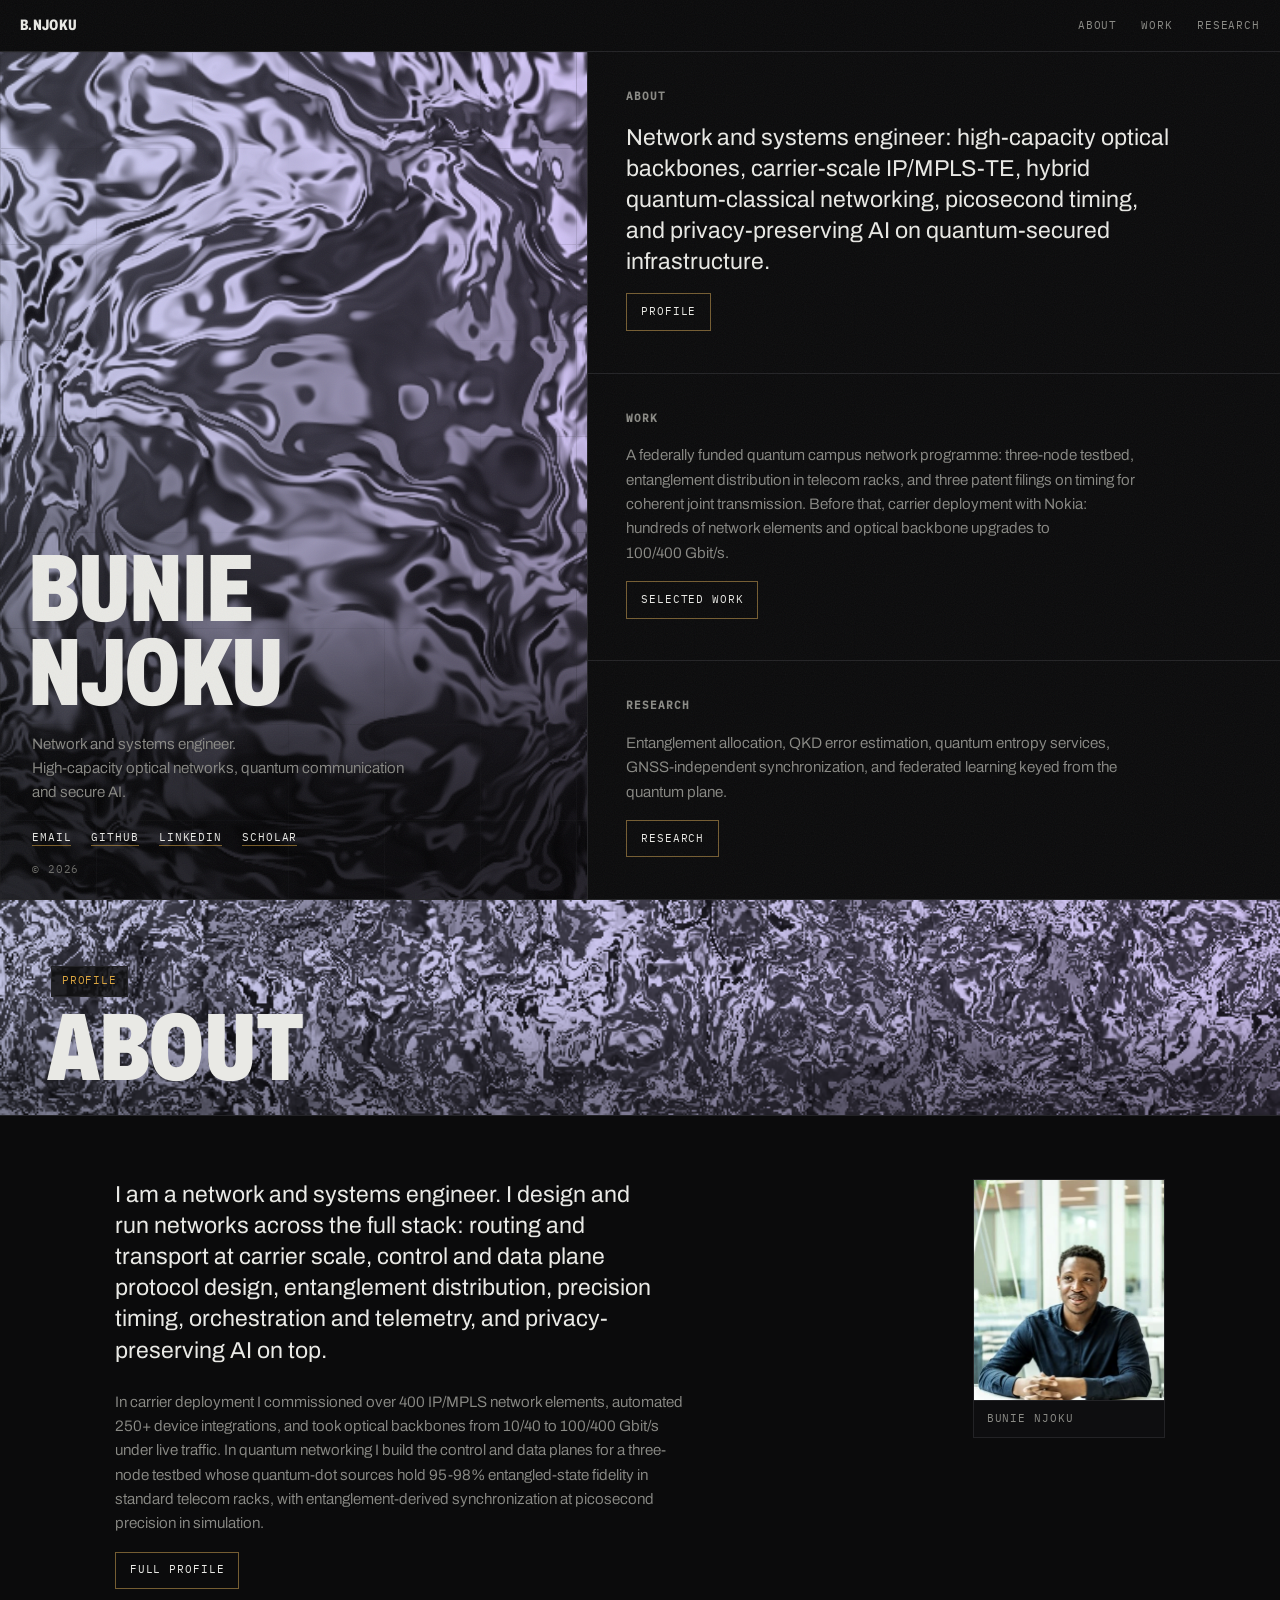
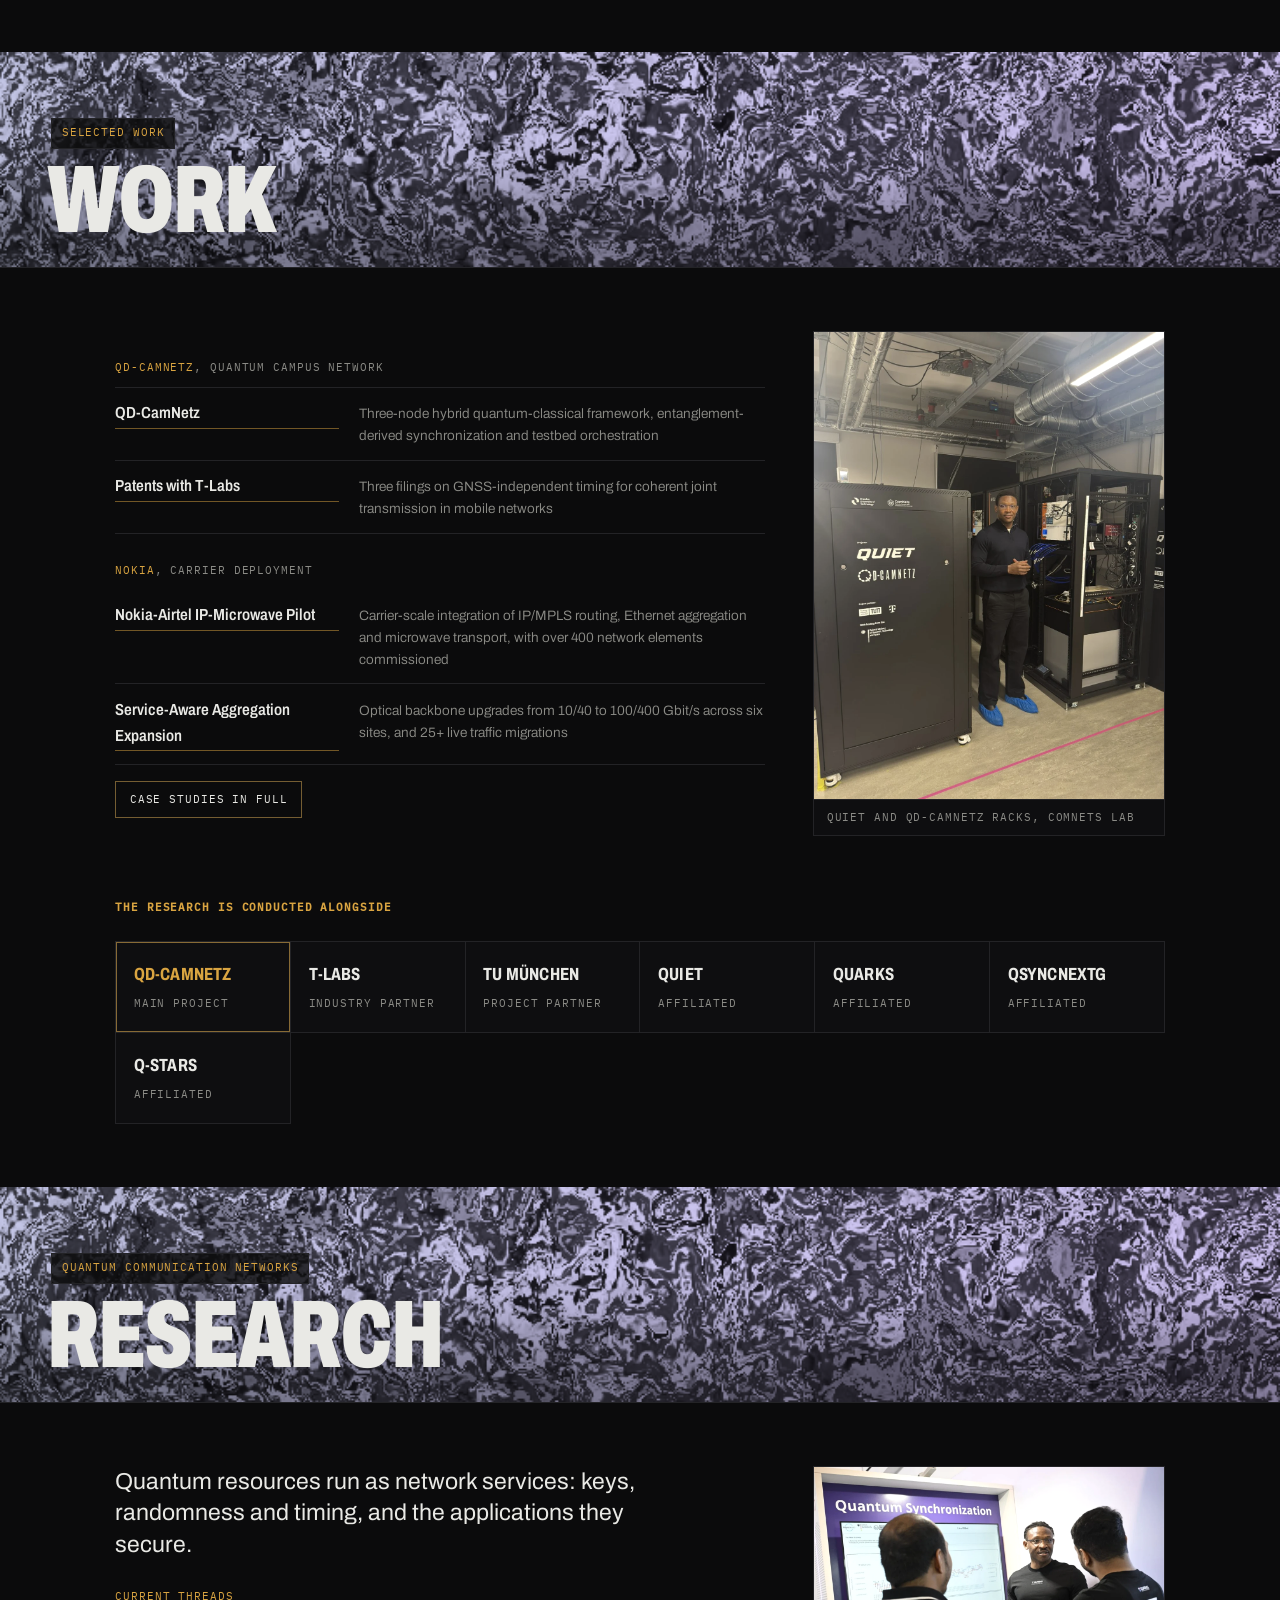
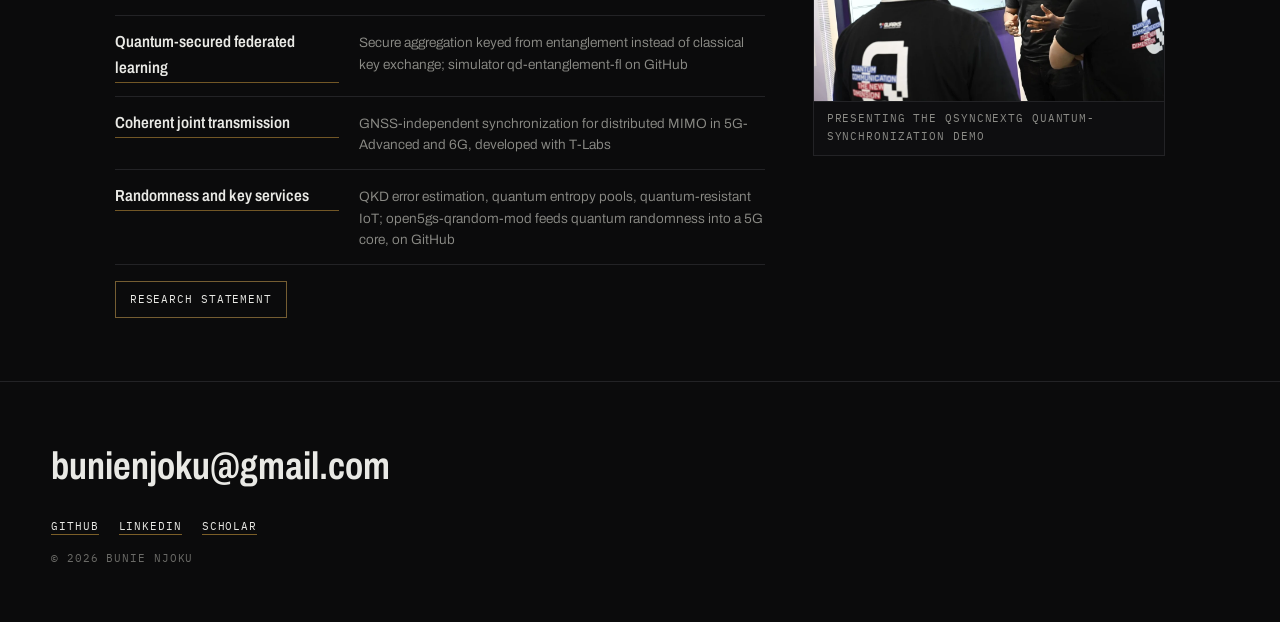
<file: index.html>
<!doctype html>
<html lang="en">
<head>
  <meta charset="utf-8">
  <meta name="viewport" content="width=device-width, initial-scale=1">
  <title>Bunie Njoku | Network Engineer / Quantum Communication</title>
  <meta name="description" content="Buniechukwu Njoku is a network and systems engineer working on high-capacity optical backbones, carrier IP/MPLS, hybrid quantum-classical networking and privacy-preserving AI at TU Dresden.">
  <meta name="theme-color" content="#0b0b0c">
  <meta property="og:title" content="Bunie Njoku | Network Engineer / Quantum Communication">
  <meta property="og:description" content="Quantum technologies integrated into working communication infrastructure, and the privacy-preserving AI that runs over it. TU Dresden.">
  <meta property="og:type" content="website">
  <meta property="og:image" content="https://bunienjoku.github.io/assets/img/presenting.jpg">
  <meta property="og:url" content="https://bunienjoku.github.io/">
  <meta name="twitter:card" content="summary_large_image">
  <link rel="canonical" href="https://bunienjoku.github.io/">
  <link rel="icon" type="image/svg+xml" href="assets/favicon.svg">
  <link rel="preload" href="assets/fonts/archivo-300-900-latin.woff2" as="font" type="font/woff2" crossorigin>
  <link rel="preload" href="assets/fonts/ibm-plex-mono-400-latin.woff2" as="font" type="font/woff2" crossorigin>
  <link rel="stylesheet" href="css/style.css">
  <script type="application/ld+json">
{
  "@context": "https://schema.org",
  "@type": "Person",
  "name": "Buniechukwu Njoku",
  "alternateName": "Bunie Njoku",
  "url": "https://bunienjoku.github.io/",
  "image": "https://bunienjoku.github.io/assets/img/portrait.jpg",
  "jobTitle": "Network and Systems Engineer, Researcher in Quantum Communication",
  "description": "Network and systems engineer specializing in high-capacity optical backbones, carrier-scale IP/MPLS-TE deployment, cross-plane orchestration, hybrid quantum-classical networking and privacy-preserving distributed AI.",
  "worksFor": {
    "@type": "CollegeOrUniversity",
    "name": "Technische Universität Dresden"
  },
  "alumniOf": [
    {
      "@type": "CollegeOrUniversity",
      "name": "Université de Bourgogne"
    },
    {
      "@type": "CollegeOrUniversity",
      "name": "Federal University of Technology, Owerri"
    }
  ],
  "knowsAbout": [
    "Quantum communication networks",
    "Quantum key distribution",
    "Entanglement distribution",
    "Time synchronization",
    "IP/MPLS carrier networks",
    "High-capacity optical transport",
    "5G and 6G networks",
    "Network orchestration",
    "Federated learning",
    "Privacy-preserving AI",
    "Secure aggregation",
    "Post-quantum security",
    "QD-CamNetz"
  ],
  "sameAs": [
    "https://www.linkedin.com/in/bunie-njoku/",
    "https://github.com/BunieNjoku",
    "https://scholar.google.de/citations?user=Kad4-u8AAAAJ"
  ],
  "email": "mailto:bunienjoku@gmail.com"
}
  </script>
</head>
<body>

  <a class="skip-link" href="#top">Skip to content</a>

  <header class="site-head">
    <a class="wordmark" href="#top">B.NJOKU</a>
    <nav class="site-nav mono" aria-label="Main">
      <a href="#about">About</a>
      <a href="#work">Work</a>
      <a href="#research">Research</a>
    </nav>
  </header>

  <main id="top">

    <section class="hero">
      <aside class="identity">
        <canvas class="fluid" data-vignette="1" aria-hidden="true"></canvas>
        <div class="identity-grid" aria-hidden="true"></div>
        <div class="identity-inner">
          <h1 class="name">Bunie<br>Njoku</h1>
          <p class="tagline">Network and systems engineer.<br>High-capacity optical networks, quantum communication and secure AI.</p>
        </div>
        <div class="identity-foot">
          <ul class="id-links mono">
            <li><a href="mailto:bunienjoku@gmail.com">Email</a></li>
            <li><a href="https://github.com/BunieNjoku" target="_blank" rel="noopener">GitHub</a></li>
            <li><a href="https://www.linkedin.com/in/bunie-njoku/" target="_blank" rel="noopener">LinkedIn</a></li>
            <li><a href="https://scholar.google.de/citations?user=Kad4-u8AAAAJ" target="_blank" rel="noopener">Scholar</a></li>
          </ul>
          <p class="id-meta mono">© 2026</p>
        </div>
      </aside>

      <div class="panels">
        <section class="cell">
          <h2 class="cell-label mono">About</h2>
          <p class="lede">
            Network and systems engineer: high-capacity optical backbones,
            carrier-scale IP/MPLS-TE, hybrid quantum-classical networking,
            picosecond timing, and privacy-preserving AI on quantum-secured
            infrastructure.
          </p>
          <a class="cell-more mono" href="#about">Profile</a>
        </section>

        <section class="cell">
          <h2 class="cell-label mono">Work</h2>
          <p class="cell-note">
            A federally funded quantum campus network programme: three-node
            testbed, entanglement distribution in telecom racks, and three
            patent filings on timing for coherent joint transmission. Before
            that, carrier deployment with Nokia: hundreds of network elements
            and optical backbone upgrades to 100/400&nbsp;Gbit/s.
          </p>
          <a class="cell-more mono" href="#work">Selected work</a>
        </section>

        <section class="cell">
          <h2 class="cell-label mono">Research</h2>
          <p class="cell-note">
            Entanglement allocation, QKD error estimation, quantum entropy
            services, GNSS-independent synchronization, and federated
            learning keyed from the quantum plane.
          </p>
          <a class="cell-more mono" href="#research">Research</a>
        </section>
      </div>
    </section>

    <section class="chapter" id="about">
      <div class="banner banner-section">
        <canvas class="fluid" data-vignette="0.45" aria-hidden="true"></canvas>
        <div class="banner-inner">
          <p class="mono banner-crumb">Profile</p>
          <h2 class="banner-title">About</h2>
        </div>
      </div>
      <div class="page">
        <div class="teaser reveal">
          <div class="teaser-text">
            <p class="lede">
              I am a network and systems engineer. I design and run networks
              across the full stack: routing and transport at carrier scale,
              control and data plane protocol design, entanglement
              distribution, precision timing, orchestration and telemetry,
              and privacy-preserving AI on top.
            </p>
            <p class="teaser-note">
              In carrier deployment I commissioned over 400 IP/MPLS network
              elements, automated 250+ device integrations, and took optical
              backbones from 10/40 to 100/400&nbsp;Gbit/s under live traffic.
              In quantum networking I build the control and data planes for a
              three-node testbed whose quantum-dot sources hold 95-98%
              entangled-state fidelity in standard telecom racks, with
              entanglement-derived synchronization at picosecond
              precision in simulation.
            </p>
            <a class="cell-more mono" href="about.html">Full profile</a>
          </div>
          <figure class="figure teaser-figure portrait">
            <picture>
              <source srcset="assets/img/portrait-2.webp" type="image/webp">
              <img src="assets/img/portrait-2.jpg" alt="Portrait of Bunie Njoku" loading="lazy" width="382" height="443" decoding="async">
            </picture>
            <figcaption class="mono">Bunie Njoku</figcaption>
          </figure>
        </div>
      </div>
    </section>

    <section class="chapter" id="work">
      <div class="banner banner-section">
        <canvas class="fluid" data-vignette="0.45" aria-hidden="true"></canvas>
        <div class="banner-inner">
          <p class="mono banner-crumb">Selected work</p>
          <h2 class="banner-title">Work</h2>
        </div>
      </div>
      <div class="page">
        <div class="teaser reveal">
          <div class="teaser-text">
            <p class="mono row-group"><span class="mono-accent">QD-CamNetz</span>, quantum campus network</p>
            <a class="row" href="work.html#qd-camnetz">
              <span class="row-name">QD-CamNetz</span>
              <span class="row-desc">Three-node hybrid quantum-classical framework, entanglement-derived synchronization and testbed orchestration</span>            </a>
            <a class="row" href="work.html#patents">
              <span class="row-name">Patents with T-Labs</span>
              <span class="row-desc">Three filings on GNSS-independent timing for coherent joint transmission in mobile networks</span>            </a>
            <p class="mono row-group"><span class="mono-accent">Nokia</span>, carrier deployment</p>
            <a class="row" href="work.html#nokia-airtel">
              <span class="row-name">Nokia-Airtel IP-Microwave Pilot</span>
              <span class="row-desc">Carrier-scale integration of IP/MPLS routing, Ethernet aggregation and microwave transport, with over 400 network elements commissioned</span>            </a>
            <a class="row" href="work.html#nokia-aggregation">
              <span class="row-name">Service-Aware Aggregation Expansion</span>
              <span class="row-desc">Optical backbone upgrades from 10/40 to 100/400&nbsp;Gbit/s across six sites, and 25+ live traffic migrations</span>            </a>
            <a class="cell-more mono" href="work.html">Case studies in full</a>
          </div>
          <figure class="figure teaser-figure">
            <picture>
              <source srcset="assets/img/qdcamnetz-rack.webp" type="image/webp">
              <img src="assets/img/qdcamnetz-rack.jpg" alt="Bunie Njoku beside the QUIET and QD-CamNetz equipment racks in the ComNets lab" loading="lazy" width="1200" height="1600" decoding="async">
            </picture>
            <figcaption class="mono">QUIET and QD-CamNetz racks, ComNets lab</figcaption>
          </figure>
        </div>
        <div class="reveal">
          <h3 class="strip-label mono"><span class="mono-accent">The research is conducted alongside</span></h3>
          <ul class="partners">
          <li class="partner-main"><a href="https://www.forschung-it-sicherheit-kommunikationssysteme.de/projekte/qd-camnetz" target="_blank" rel="noopener"><span class="partner-name">QD-CamNetz</span><span class="mono">Main project</span></a></li>
          <li><a href="https://laboratories.telekom.com/" target="_blank" rel="noopener"><span class="partner-name">T-Labs</span><span class="mono">Industry partner</span></a></li>
          <li><a href="https://www.tum.de/" target="_blank" rel="noopener"><span class="partner-name">TU M&uuml;nchen</span><span class="mono">Project partner</span></a></li>
          <li><a href="https://www.forschung-it-sicherheit-kommunikationssysteme.de/projekte/quiet" target="_blank" rel="noopener"><span class="partner-name">QUIET</span><span class="mono">Affiliated</span></a></li>
          <li><a href="https://www.forschung-it-sicherheit-kommunikationssysteme.de/projekte/quarks" target="_blank" rel="noopener"><span class="partner-name">QUARKS</span><span class="mono">Affiliated</span></a></li>
          <li><a href="https://www.bsi.bund.de/DE/Themen/Unternehmen-und-Organisationen/Informationen-und-Empfehlungen/5-G/KoPa45/Sicherheit-und-Resilienz-5G-6G/TSP4-QSyncNextG/TSP4-QSyncNextG_node.html" target="_blank" rel="noopener"><span class="partner-name">QsyncNextG</span><span class="mono">Affiliated</span></a></li>
          <li><a href="https://www.forschung-it-sicherheit-kommunikationssysteme.de/projekte/q-stars" target="_blank" rel="noopener"><span class="partner-name">Q-Stars</span><span class="mono">Affiliated</span></a></li>
        </ul>
        </div>
      </div>
    </section>

    <section class="chapter" id="research">
      <div class="banner banner-section">
        <canvas class="fluid" data-vignette="0.45" aria-hidden="true"></canvas>
        <div class="banner-inner">
          <p class="mono banner-crumb">Quantum communication networks</p>
          <h2 class="banner-title">Research</h2>
        </div>
      </div>
      <div class="page">
        <div class="teaser reveal">
          <div class="teaser-text">
            <p class="lede">
              Quantum resources run as network services: keys, randomness and
              timing, and the applications they secure.
            </p>
            <p class="mono row-group"><span class="mono-accent">Current threads</span></p>
            <a class="row" href="research.html#fl">
              <span class="row-name">Quantum-secured federated learning</span>
              <span class="row-desc">Secure aggregation keyed from entanglement instead of classical key exchange; simulator qd-entanglement-fl on GitHub</span>            </a>
            <a class="row" href="research.html#timing">
              <span class="row-name">Coherent joint transmission</span>
              <span class="row-desc">GNSS-independent synchronization for distributed MIMO in 5G-Advanced and 6G, developed with T-Labs</span>            </a>
            <a class="row" href="research.html#security">
              <span class="row-name">Randomness and key services</span>
              <span class="row-desc">QKD error estimation, quantum entropy pools, quantum-resistant IoT; open5gs-qrandom-mod feeds quantum randomness into a 5G core, on GitHub</span>            </a>
            <a class="cell-more mono" href="research.html">Research statement</a>
          </div>
          <figure class="figure teaser-figure">
            <picture>
              <source srcset="assets/img/presenting.webp" type="image/webp">
              <img src="assets/img/presenting.jpg" alt="Bunie Njoku presenting a live quantum synchronization demonstration" loading="lazy" width="1600" height="1066" decoding="async">
            </picture>
            <figcaption class="mono">Presenting the QsyncNextG quantum-synchronization demo</figcaption>
          </figure>
        </div>
      </div>
    </section>

  </main>

  <footer class="site-foot">
    <div class="foot-contact">
      <a class="foot-mail" href="mailto:bunienjoku@gmail.com">bunienjoku@gmail.com</a>
      <ul class="id-links mono">
        <li><a href="https://github.com/BunieNjoku" target="_blank" rel="noopener">GitHub</a></li>
        <li><a href="https://www.linkedin.com/in/bunie-njoku/" target="_blank" rel="noopener">LinkedIn</a></li>
        <li><a href="https://scholar.google.de/citations?user=Kad4-u8AAAAJ" target="_blank" rel="noopener">Scholar</a></li>
      </ul>
      <p class="id-meta mono">© 2026 Bunie Njoku</p>
    </div>
  </footer>

  <script src="js/fluid.js"></script>
  <script src="js/main.js"></script>
</body>
</html>
</file>
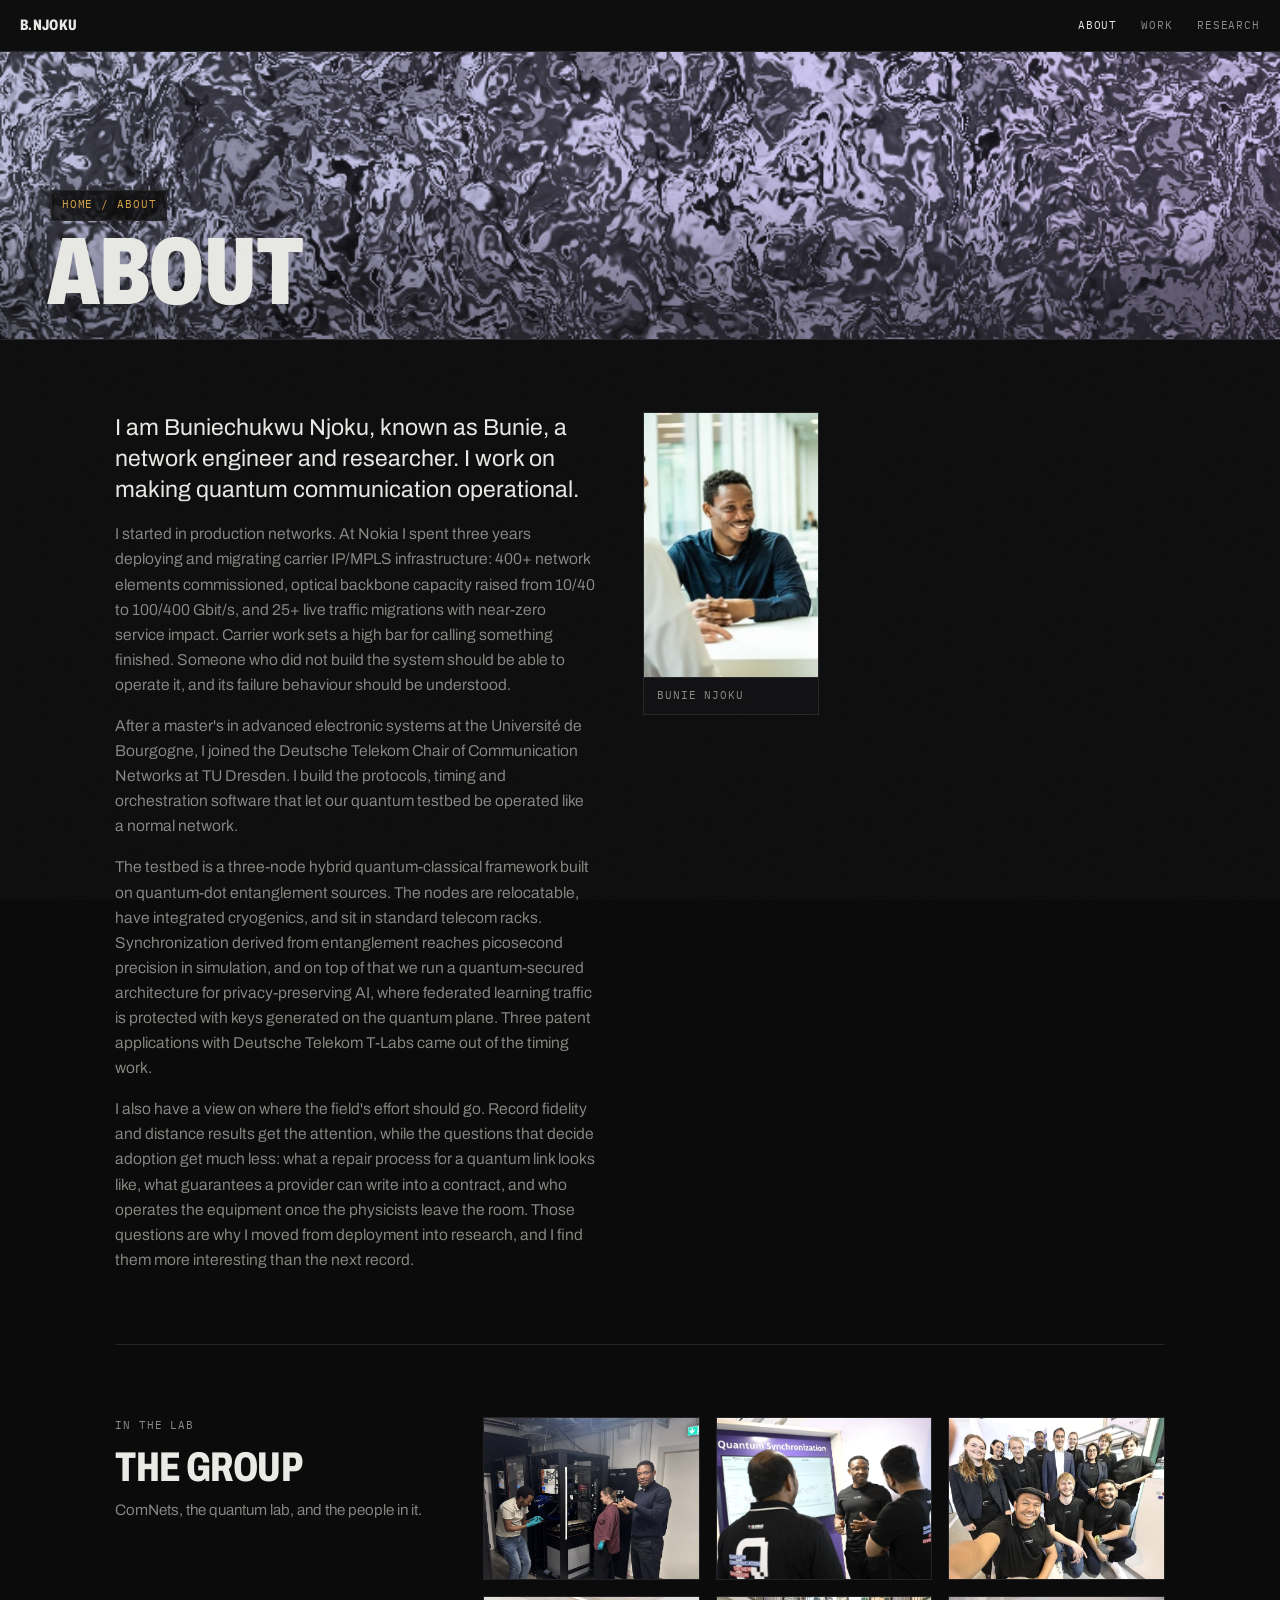
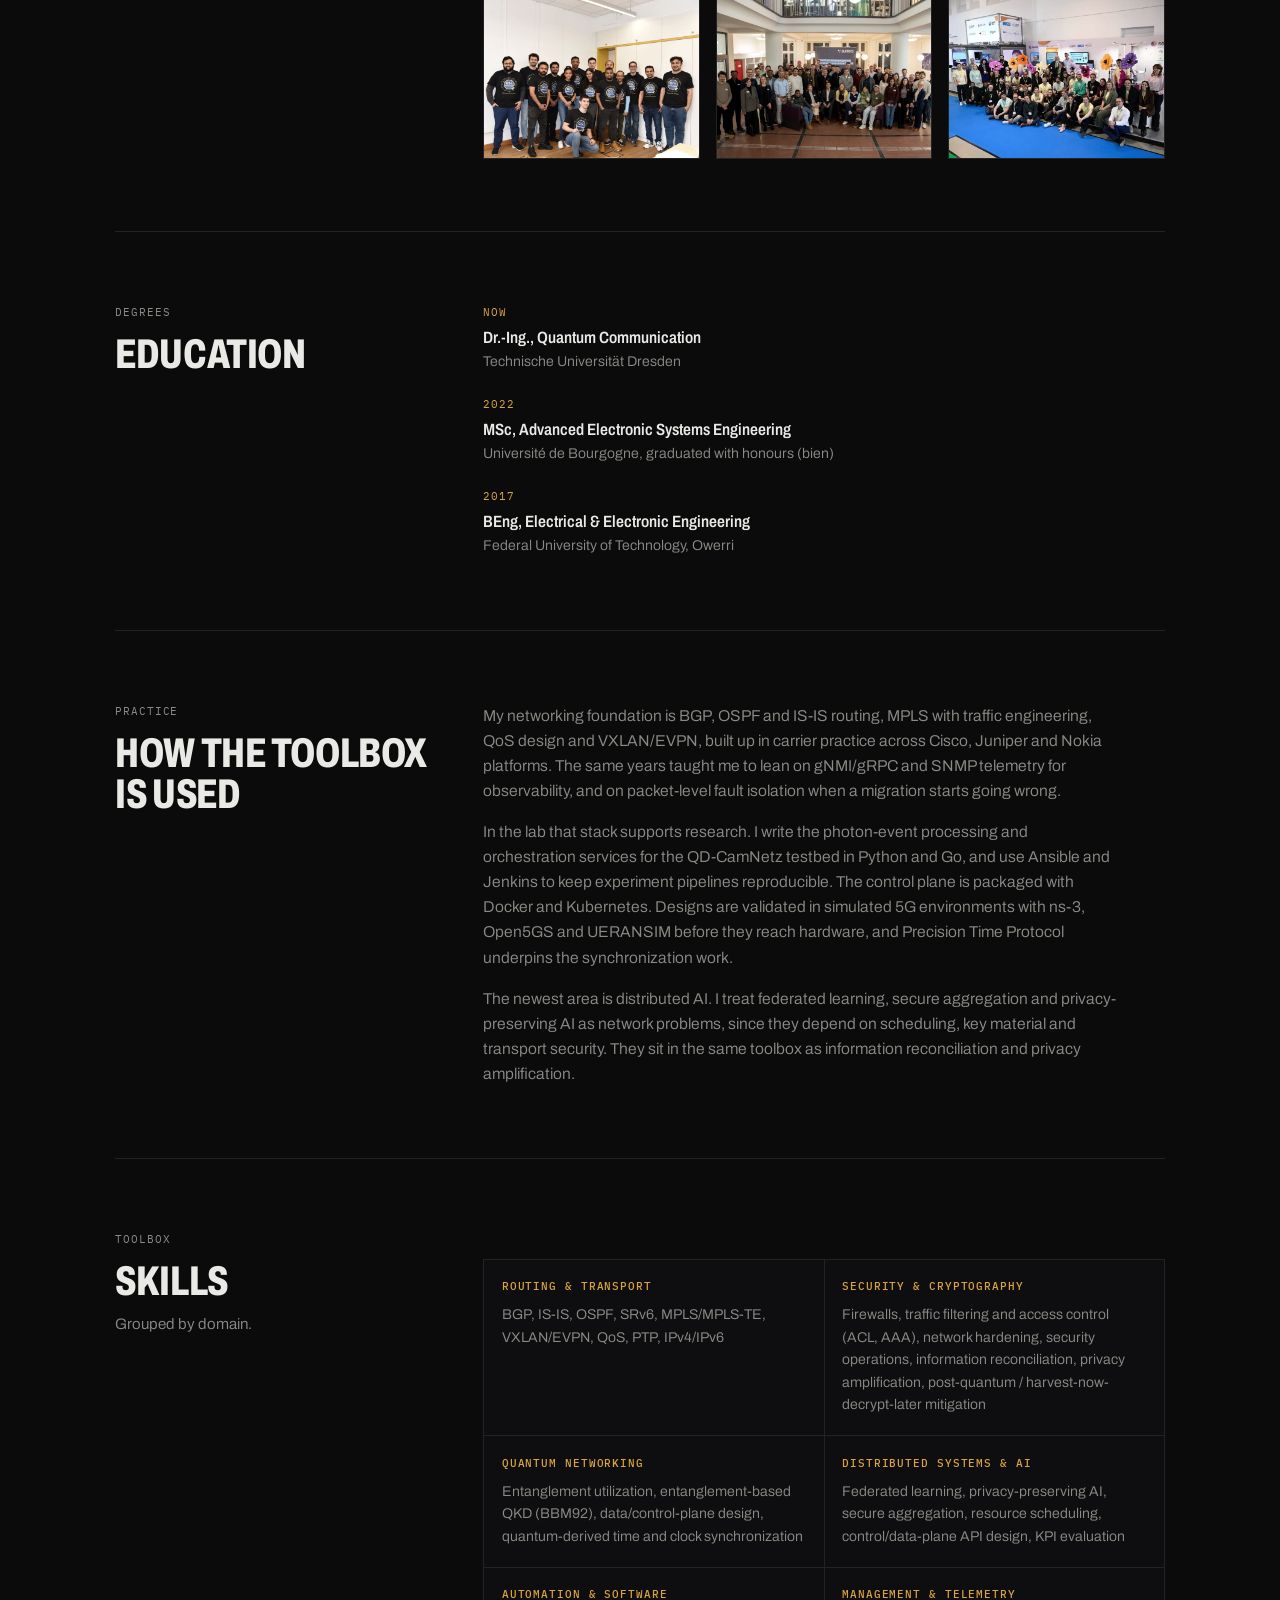
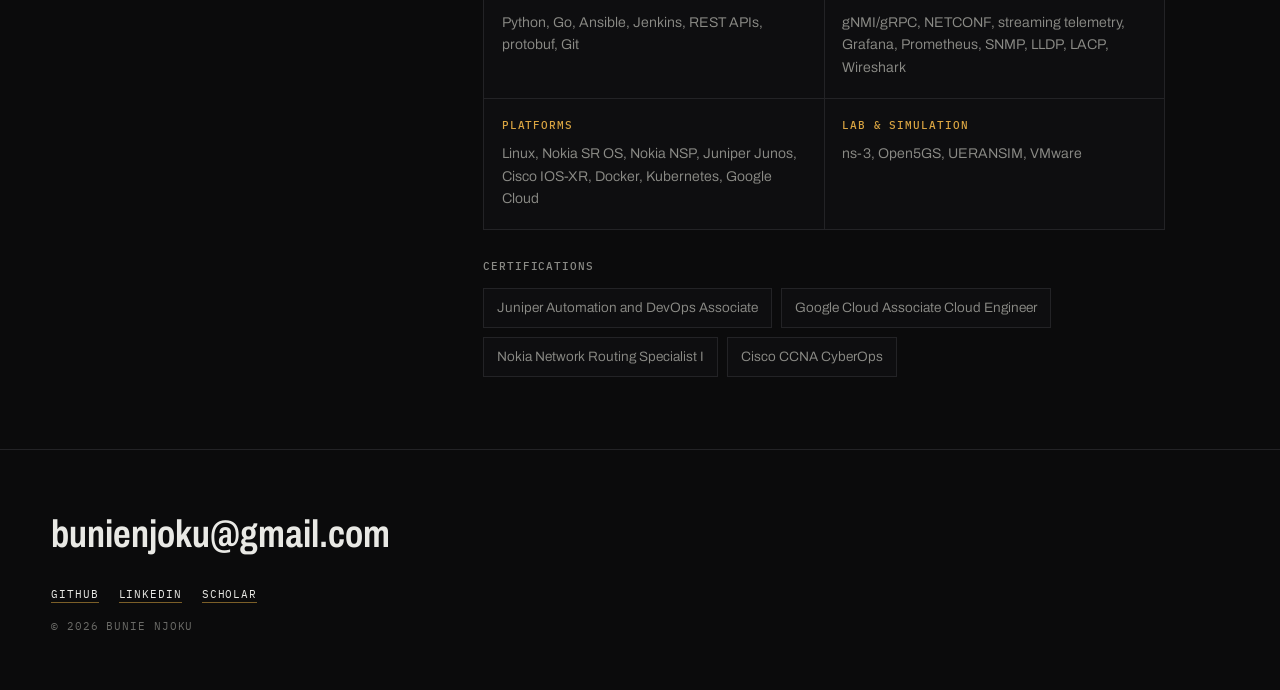
<file: about.html>
<!doctype html>
<html lang="en">
<head>
  <meta charset="utf-8">
  <meta name="viewport" content="width=device-width, initial-scale=1">
  <title>About | Bunie Njoku</title>
  <meta name="description" content="About Buniechukwu Njoku, a network and systems engineer and researcher in quantum communication and privacy-preserving AI. Background, education, skills and certifications.">
  <meta name="theme-color" content="#0b0b0c">
  <meta property="og:title" content="About | Bunie Njoku">
  <meta property="og:description" content="Network engineer and quantum communication researcher at TU Dresden.">
  <meta property="og:type" content="website">
  <meta property="og:image" content="https://bunienjoku.github.io/assets/img/presenting.jpg">
  <meta property="og:url" content="https://bunienjoku.github.io/about.html">
  <meta name="twitter:card" content="summary_large_image">
  <link rel="canonical" href="https://bunienjoku.github.io/about.html">
  <link rel="icon" type="image/svg+xml" href="assets/favicon.svg">
  <link rel="preload" href="assets/fonts/archivo-300-900-latin.woff2" as="font" type="font/woff2" crossorigin>
  <link rel="preload" href="assets/fonts/ibm-plex-mono-400-latin.woff2" as="font" type="font/woff2" crossorigin>
  <link rel="stylesheet" href="css/style.css">
</head>
<body>

  <a class="skip-link" href="#main">Skip to content</a>

  <header class="site-head">
    <a class="wordmark" href="index.html#top">B.NJOKU</a>
    <nav class="site-nav mono" aria-label="Main">
      <a href="about.html" aria-current="page">About</a>
      <a href="index.html#work">Work</a>
      <a href="index.html#research">Research</a>
    </nav>
  </header>

  <div class="banner">
    <canvas class="fluid" data-vignette="0.45" aria-hidden="true"></canvas>
    <div class="banner-inner">
      <p class="mono banner-crumb"><a class="crumb-link" href="index.html#about">Home</a> / About</p>
      <h1 class="banner-title">About</h1>
    </div>
  </div>

  <main class="page" id="main">

    <section class="case reveal">
      <div class="about-intro case-body-solo">
        <div>
        <p class="lede">
          I am Buniechukwu Njoku, known as Bunie, a network engineer and
          researcher. I work on making quantum communication operational.
        </p>
        <p>
          I started in production networks. At Nokia I spent three years
          deploying and migrating carrier IP/MPLS infrastructure: 400+
          network elements commissioned, optical backbone capacity raised
          from 10/40 to 100/400&nbsp;Gbit/s, and 25+ live traffic migrations with
          near-zero service impact. Carrier work sets a high bar for calling
          something finished. Someone who did not build the system should be
          able to operate it, and its failure behaviour should be understood.
        </p>
        <p>
          After a master's in advanced electronic systems at the Université
          de Bourgogne, I joined the Deutsche Telekom Chair of Communication
          Networks at TU Dresden. I build the protocols, timing and
          orchestration software that let our quantum testbed be operated
          like a normal network.
        </p>
        <p>
          The testbed is a three-node hybrid quantum-classical framework
          built on quantum-dot entanglement sources. The nodes are
          relocatable, have integrated cryogenics, and sit in standard
          telecom racks. Synchronization derived from entanglement reaches
          picosecond precision in simulation, and on top of that
          we run a quantum-secured architecture for privacy-preserving AI,
          where federated learning traffic is protected with keys generated
          on the quantum plane. Three patent applications with Deutsche
          Telekom T-Labs came out of the timing work.
        </p>
        <p>
          I also have a view on where the field's effort should go. Record
          fidelity and distance results get the attention, while the
          questions that decide adoption get much less: what a repair
          process for a quantum link looks like, what guarantees a provider
          can write into a contract, and who operates the equipment once
          the physicists leave the room. Those questions are why I moved
          from deployment into research, and I find them more interesting
          than the next record.
        </p>
        </div>
        <figure class="figure portrait">
          <picture>
            <source srcset="assets/img/portrait.webp" type="image/webp">
            <img src="assets/img/portrait.jpg" alt="Portrait of Bunie Njoku" width="350" height="532" decoding="async">
          </picture>
          <figcaption class="mono">Bunie Njoku</figcaption>
        </figure>
      </div>
    </section>

    <section class="case reveal">
      <header class="case-head">
        <p class="case-meta mono">In the lab</p>
        <h2>The group</h2>
        <p class="case-sub">ComNets, the quantum lab, and the people in it.</p>
      </header>
      <div class="case-body case-body-wide">
        <div class="gallery">
          <figure class="figure">
            <picture>
              <source srcset="assets/img/lab-team.webp" type="image/webp">
              <img src="assets/img/lab-team.jpg" alt="Bunie Njoku with two colleagues at the QUIET equipment rack" loading="lazy" width="1200" height="1600" decoding="async">
            </picture>
          </figure>
          <figure class="figure">
            <picture>
              <source srcset="assets/img/presenting.webp" type="image/webp">
              <img src="assets/img/presenting.jpg" alt="Bunie Njoku explaining the quantum synchronization demo to two visitors" loading="lazy" width="1600" height="1066" decoding="async">
            </picture>
          </figure>
          <figure class="figure">
            <picture>
              <source srcset="assets/img/group-4.webp" type="image/webp">
              <img src="assets/img/group-4.jpg" alt="Team selfie at the QUARKS exhibition stand" loading="lazy" width="1000" height="667" decoding="async">
            </picture>
          </figure>
          <figure class="figure">
            <picture>
              <source srcset="assets/img/group-1.webp" type="image/webp">
              <img src="assets/img/group-1.jpg" alt="The quantum group in matching team shirts" loading="lazy" width="800" height="534" decoding="async">
            </picture>
          </figure>
          <figure class="figure">
            <picture>
              <source srcset="assets/img/group-2.webp" type="image/webp">
              <img src="assets/img/group-2.jpg" alt="Group photo in front of a QUARKS banner" loading="lazy" width="800" height="522" decoding="async">
            </picture>
          </figure>
          <figure class="figure">
            <picture>
              <source srcset="assets/img/group-5.webp" type="image/webp">
              <img src="assets/img/group-5.jpg" alt="Group photo at a trade-fair stand" loading="lazy" width="800" height="533" decoding="async">
            </picture>
          </figure>
        </div>
      </div>
    </section>

    <section class="case reveal">
      <header class="case-head">
        <p class="case-meta mono">Degrees</p>
        <h2>Education</h2>
      </header>
      <div class="case-body">
        <div class="entry">
          <span class="entry-when mono">now</span>
          <h3>Dr.-Ing., Quantum Communication</h3>
          <p>Technische Universität Dresden</p>
        </div>
        <div class="entry">
          <span class="entry-when mono">2022</span>
          <h3>MSc, Advanced Electronic Systems Engineering</h3>
          <p>Université de Bourgogne, graduated with honours (bien)</p>
        </div>
        <div class="entry">
          <span class="entry-when mono">2017</span>
          <h3>BEng, Electrical &amp; Electronic Engineering</h3>
          <p>Federal University of Technology, Owerri</p>
        </div>
      </div>
    </section>

    <section class="case reveal">
      <header class="case-head">
        <p class="case-meta mono">Practice</p>
        <h2>How the toolbox is used</h2>
      </header>
      <div class="case-body">
        <p>
          My networking foundation is BGP, OSPF and IS-IS routing, MPLS with
          traffic engineering, QoS design and VXLAN/EVPN, built up in carrier
          practice across Cisco, Juniper and Nokia platforms. The same years
          taught me to lean on gNMI/gRPC and SNMP telemetry for
          observability, and on packet-level fault isolation when a
          migration starts going wrong.
        </p>
        <p>
          In the lab that stack supports research. I write the photon-event
          processing and orchestration services for the QD-CamNetz testbed
          in Python and Go, and use Ansible and Jenkins to keep experiment
          pipelines reproducible. The control plane is packaged with Docker
          and Kubernetes. Designs are validated in simulated 5G environments
          with ns-3, Open5GS and UERANSIM before they reach hardware, and
          Precision Time Protocol underpins the synchronization work.
        </p>
        <p>
          The newest area is distributed AI. I treat federated learning,
          secure aggregation and privacy-preserving AI as network
          problems, since they depend on scheduling, key material and
          transport security. They sit in the same toolbox as information
          reconciliation and privacy amplification.
        </p>
      </div>
    </section>

    <section class="case reveal" id="skills">
      <header class="case-head">
        <p class="case-meta mono">Toolbox</p>
        <h2>Skills</h2>
        <p class="case-sub">Grouped by domain.</p>
      </header>
      <div class="case-body case-body-wide">
        <ul class="skills">
          <li>
            <h3>Routing &amp; transport</h3>
            <p>BGP, IS-IS, OSPF, SRv6, MPLS/MPLS-TE, VXLAN/EVPN, QoS, PTP, IPv4/IPv6</p>
          </li>
          <li>
            <h3>Security &amp; cryptography</h3>
            <p>Firewalls, traffic filtering and access control (ACL, AAA), network hardening, security operations, information reconciliation, privacy amplification, post-quantum / harvest-now-decrypt-later mitigation</p>
          </li>
          <li>
            <h3>Quantum networking</h3>
            <p>Entanglement utilization, entanglement-based QKD (BBM92), data/control-plane design, quantum-derived time and clock synchronization</p>
          </li>
          <li>
            <h3>Distributed systems &amp; AI</h3>
            <p>Federated learning, privacy-preserving AI, secure aggregation, resource scheduling, control/data-plane API design, KPI evaluation</p>
          </li>
          <li>
            <h3>Automation &amp; software</h3>
            <p>Python, Go, Ansible, Jenkins, REST APIs, protobuf, Git</p>
          </li>
          <li>
            <h3>Management &amp; telemetry</h3>
            <p>gNMI/gRPC, NETCONF, streaming telemetry, Grafana, Prometheus, SNMP, LLDP, LACP, Wireshark</p>
          </li>
          <li>
            <h3>Platforms</h3>
            <p>Linux, Nokia SR OS, Nokia NSP, Juniper Junos, Cisco IOS-XR, Docker, Kubernetes, Google Cloud</p>
          </li>
          <li>
            <h3>Lab &amp; simulation</h3>
            <p>ns-3, Open5GS, UERANSIM, VMware</p>
          </li>
        </ul>
        <h3 class="tags-label mono">Certifications</h3>
        <ul class="tags">
          <li>Juniper Automation and DevOps Associate</li>
          <li>Google Cloud Associate Cloud Engineer</li>
          <li>Nokia Network Routing Specialist I</li>
          <li>Cisco CCNA CyberOps</li>
        </ul>
      </div>
    </section>

  </main>

  <footer class="site-foot">
    <div class="foot-contact">
      <a class="foot-mail" href="mailto:bunienjoku@gmail.com">bunienjoku@gmail.com</a>
      <ul class="id-links mono">
        <li><a href="https://github.com/BunieNjoku" target="_blank" rel="noopener">GitHub</a></li>
        <li><a href="https://www.linkedin.com/in/bunie-njoku/" target="_blank" rel="noopener">LinkedIn</a></li>
        <li><a href="https://scholar.google.de/citations?user=Kad4-u8AAAAJ" target="_blank" rel="noopener">Scholar</a></li>
      </ul>
      <p class="id-meta mono">© 2026 Bunie Njoku</p>
    </div>
  </footer>

  <script src="js/fluid.js"></script>
  <script src="js/main.js"></script>
</body>
</html>
</file>
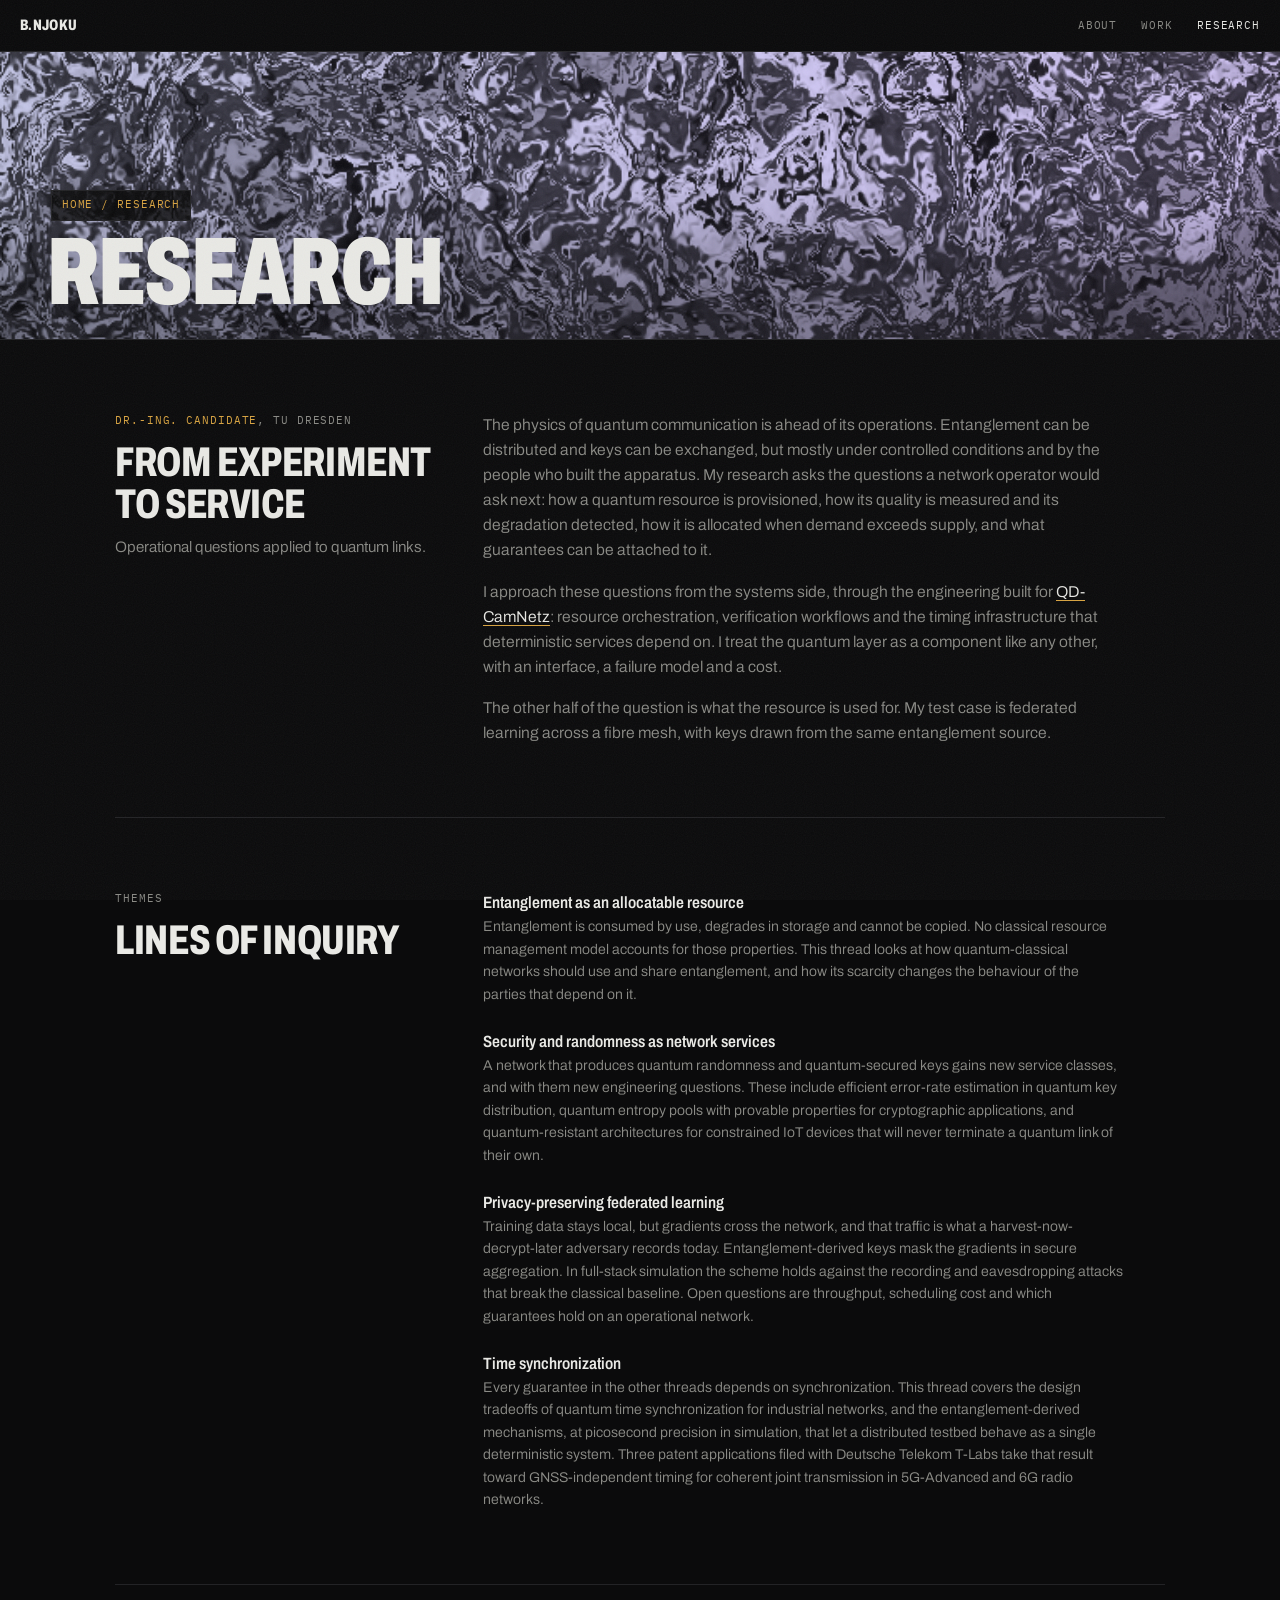
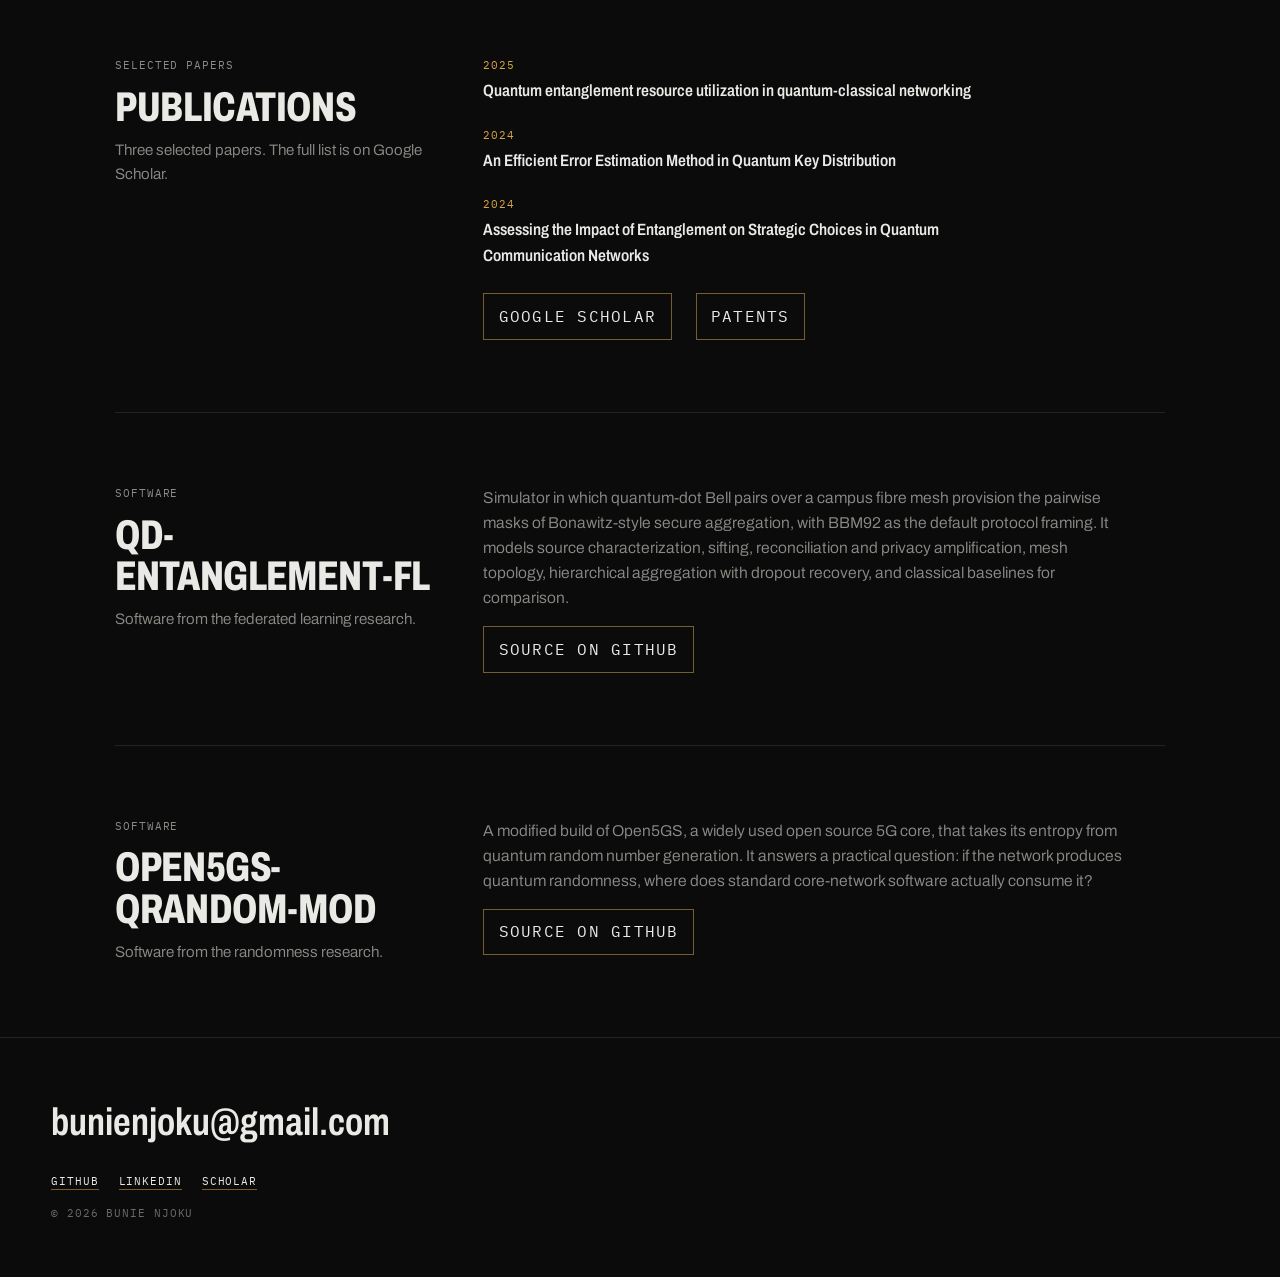
<file: research.html>
<!doctype html>
<html lang="en">
<head>
  <meta charset="utf-8">
  <meta name="viewport" content="width=device-width, initial-scale=1">
  <title>Research | Bunie Njoku</title>
  <meta name="description" content="Research on quantum resources in operational networks: entanglement allocation, security services, time synchronization and privacy-preserving distributed AI.">
  <meta name="theme-color" content="#0b0b0c">
  <meta property="og:title" content="Research | Bunie Njoku">
  <meta property="og:description" content="Research on quantum resources in operational networks.">
  <meta property="og:type" content="website">
  <meta property="og:image" content="https://bunienjoku.github.io/assets/img/presenting.jpg">
  <meta property="og:url" content="https://bunienjoku.github.io/research.html">
  <meta name="twitter:card" content="summary_large_image">
  <link rel="canonical" href="https://bunienjoku.github.io/research.html">
  <link rel="icon" type="image/svg+xml" href="assets/favicon.svg">
  <link rel="preload" href="assets/fonts/archivo-300-900-latin.woff2" as="font" type="font/woff2" crossorigin>
  <link rel="preload" href="assets/fonts/ibm-plex-mono-400-latin.woff2" as="font" type="font/woff2" crossorigin>
  <link rel="stylesheet" href="css/style.css">
</head>
<body>

  <a class="skip-link" href="#main">Skip to content</a>

  <header class="site-head">
    <a class="wordmark" href="index.html#top">B.NJOKU</a>
    <nav class="site-nav mono" aria-label="Main">
      <a href="index.html#about">About</a>
      <a href="index.html#work">Work</a>
      <a href="research.html" aria-current="page">Research</a>
    </nav>
  </header>

  <div class="banner">
    <canvas class="fluid" data-vignette="0.45" aria-hidden="true"></canvas>
    <div class="banner-inner">
      <p class="mono banner-crumb"><a class="crumb-link" href="index.html#research">Home</a> / Research</p>
      <h1 class="banner-title">Research</h1>
    </div>
  </div>

  <main class="page" id="main">

    <section class="case reveal">
      <header class="case-head">
        <p class="case-meta mono"><span class="mono-accent">Dr.-Ing. candidate</span>, TU Dresden</p>
        <h2>From experiment to service</h2>
        <p class="case-sub">Operational questions applied to quantum links.</p>
      </header>
      <div class="case-body">
        <p>
          The physics of quantum communication is ahead of its operations.
          Entanglement can be distributed and keys can be exchanged, but
          mostly under controlled conditions and by the people who built the
          apparatus. My research asks the questions a network operator would
          ask next: how a quantum resource is provisioned, how its quality
          is measured and its degradation detected, how it is allocated when
          demand exceeds supply, and what guarantees can be attached to it.
        </p>
        <p>
          I approach these questions from the systems side, through the
          engineering built for
          <a class="inline-link" href="work.html#qd-camnetz">QD-CamNetz</a>:
          resource orchestration, verification workflows and the timing
          infrastructure that deterministic services depend on. I treat the
          quantum layer as a component like any other, with an interface, a
          failure model and a cost.
        </p>
        <p>
          The other half of the question is what the resource is used for.
          My test case is federated learning across a fibre mesh, with keys
          drawn from the same entanglement source.
        </p>
      </div>
    </section>

    <section class="case reveal">
      <header class="case-head">
        <p class="case-meta mono">Themes</p>
        <h2>Lines of inquiry</h2>
      </header>
      <div class="case-body">
        <div class="entry" id="entanglement">
          <h3>Entanglement as an allocatable resource</h3>
          <p>
            Entanglement is consumed by use, degrades in storage and cannot be
            copied. No classical resource management model accounts for
            those properties. This thread looks at how quantum-classical
            networks should use and share entanglement, and how its scarcity
            changes the behaviour of the parties that depend on it.
          </p>
        </div>
        <div class="entry" id="security">
          <h3>Security and randomness as network services</h3>
          <p>
            A network that produces quantum randomness and quantum-secured keys
            gains new service classes, and with them new engineering
            questions. These include efficient error-rate estimation in quantum
            key distribution, quantum entropy pools with provable properties for
            cryptographic applications, and quantum-resistant architectures for
            constrained IoT devices that will never terminate a quantum link of
            their own.
          </p>
        </div>
        <div class="entry" id="fl">
          <h3>Privacy-preserving federated learning</h3>
          <p>
            Training data stays local, but gradients cross the network, and
            that traffic is what a harvest-now-decrypt-later adversary
            records today. Entanglement-derived keys mask the gradients in
            secure aggregation. In full-stack simulation the scheme holds
            against the recording and eavesdropping attacks that break the
            classical baseline. Open questions are throughput,
            scheduling cost and which guarantees hold on an operational
            network.
          </p>
        </div>
        <div class="entry" id="timing">
          <h3>Time synchronization</h3>
          <p>
            Every guarantee in the other threads depends on synchronization.
            This thread covers the design tradeoffs of quantum time
            synchronization for industrial networks, and the
            entanglement-derived mechanisms, at picosecond precision in
            simulation, that let a distributed testbed behave
            as a single deterministic system. Three patent applications
            filed with Deutsche Telekom T-Labs take that result toward
            GNSS-independent timing for coherent joint transmission in
            5G-Advanced and 6G radio networks.
          </p>
        </div>
      </div>
    </section>

    <section class="case reveal" id="publications">
      <header class="case-head">
        <p class="case-meta mono">Selected papers</p>
        <h2>Publications</h2>
        <p class="case-sub">Three selected papers. The full list is on Google Scholar.</p>
      </header>
      <div class="case-body">
        <div class="entry">
          <span class="entry-when mono">2025</span>
          <h3>Quantum entanglement resource utilization in quantum-classical networking</h3>
        </div>
        <div class="entry">
          <span class="entry-when mono">2024</span>
          <h3>An Efficient Error Estimation Method in Quantum Key Distribution</h3>
        </div>
        <div class="entry">
          <span class="entry-when mono">2024</span>
          <h3>Assessing the Impact of Entanglement on Strategic Choices in Quantum Communication Networks</h3>
        </div>
        <p class="case-links mono">
          <a href="https://scholar.google.de/citations?user=Kad4-u8AAAAJ" target="_blank" rel="noopener">Google Scholar</a>
          <a href="work.html#patents">Patents</a>
        </p>
      </div>
    </section>

    <section class="case reveal" id="qd-entanglement-fl">
      <header class="case-head">
        <p class="case-meta mono">Software</p>
        <h2>qd-entanglement-fl</h2>
        <p class="case-sub">Software from the federated learning research.</p>
      </header>
      <div class="case-body">
        <p>
          Simulator in which quantum-dot Bell pairs over a campus fibre
          mesh provision the pairwise masks of Bonawitz-style secure
          aggregation, with BBM92 as the default protocol framing. It
          models source characterization, sifting, reconciliation and
          privacy amplification, mesh topology, hierarchical aggregation
          with dropout recovery, and classical baselines for comparison.
        </p>
        <p class="case-links mono">
          <a href="https://github.com/BunieNjoku/qd-entanglement-fl" target="_blank" rel="noopener">Source on GitHub</a>
        </p>
      </div>
    </section>

    <section class="case reveal" id="open5gs">
      <header class="case-head">
        <p class="case-meta mono">Software</p>
        <h2>open5gs-qrandom-mod</h2>
        <p class="case-sub">Software from the randomness research.</p>
      </header>
      <div class="case-body">
        <p>
          A modified build of Open5GS, a widely used open source 5G core,
          that takes its entropy from quantum random number generation. It
          answers a practical question: if the network produces quantum
          randomness, where does standard core-network software actually
          consume it?
        </p>
        <p class="case-links mono">
          <a href="https://github.com/BunieNjoku/open5gs-qrandom-mod" target="_blank" rel="noopener">Source on GitHub</a>
        </p>
      </div>
    </section>

  </main>

  <footer class="site-foot">
    <div class="foot-contact">
      <a class="foot-mail" href="mailto:bunienjoku@gmail.com">bunienjoku@gmail.com</a>
      <ul class="id-links mono">
        <li><a href="https://github.com/BunieNjoku" target="_blank" rel="noopener">GitHub</a></li>
        <li><a href="https://www.linkedin.com/in/bunie-njoku/" target="_blank" rel="noopener">LinkedIn</a></li>
        <li><a href="https://scholar.google.de/citations?user=Kad4-u8AAAAJ" target="_blank" rel="noopener">Scholar</a></li>
      </ul>
      <p class="id-meta mono">© 2026 Bunie Njoku</p>
    </div>
  </footer>

  <script src="js/fluid.js"></script>
  <script src="js/main.js"></script>
</body>
</html>
</file>
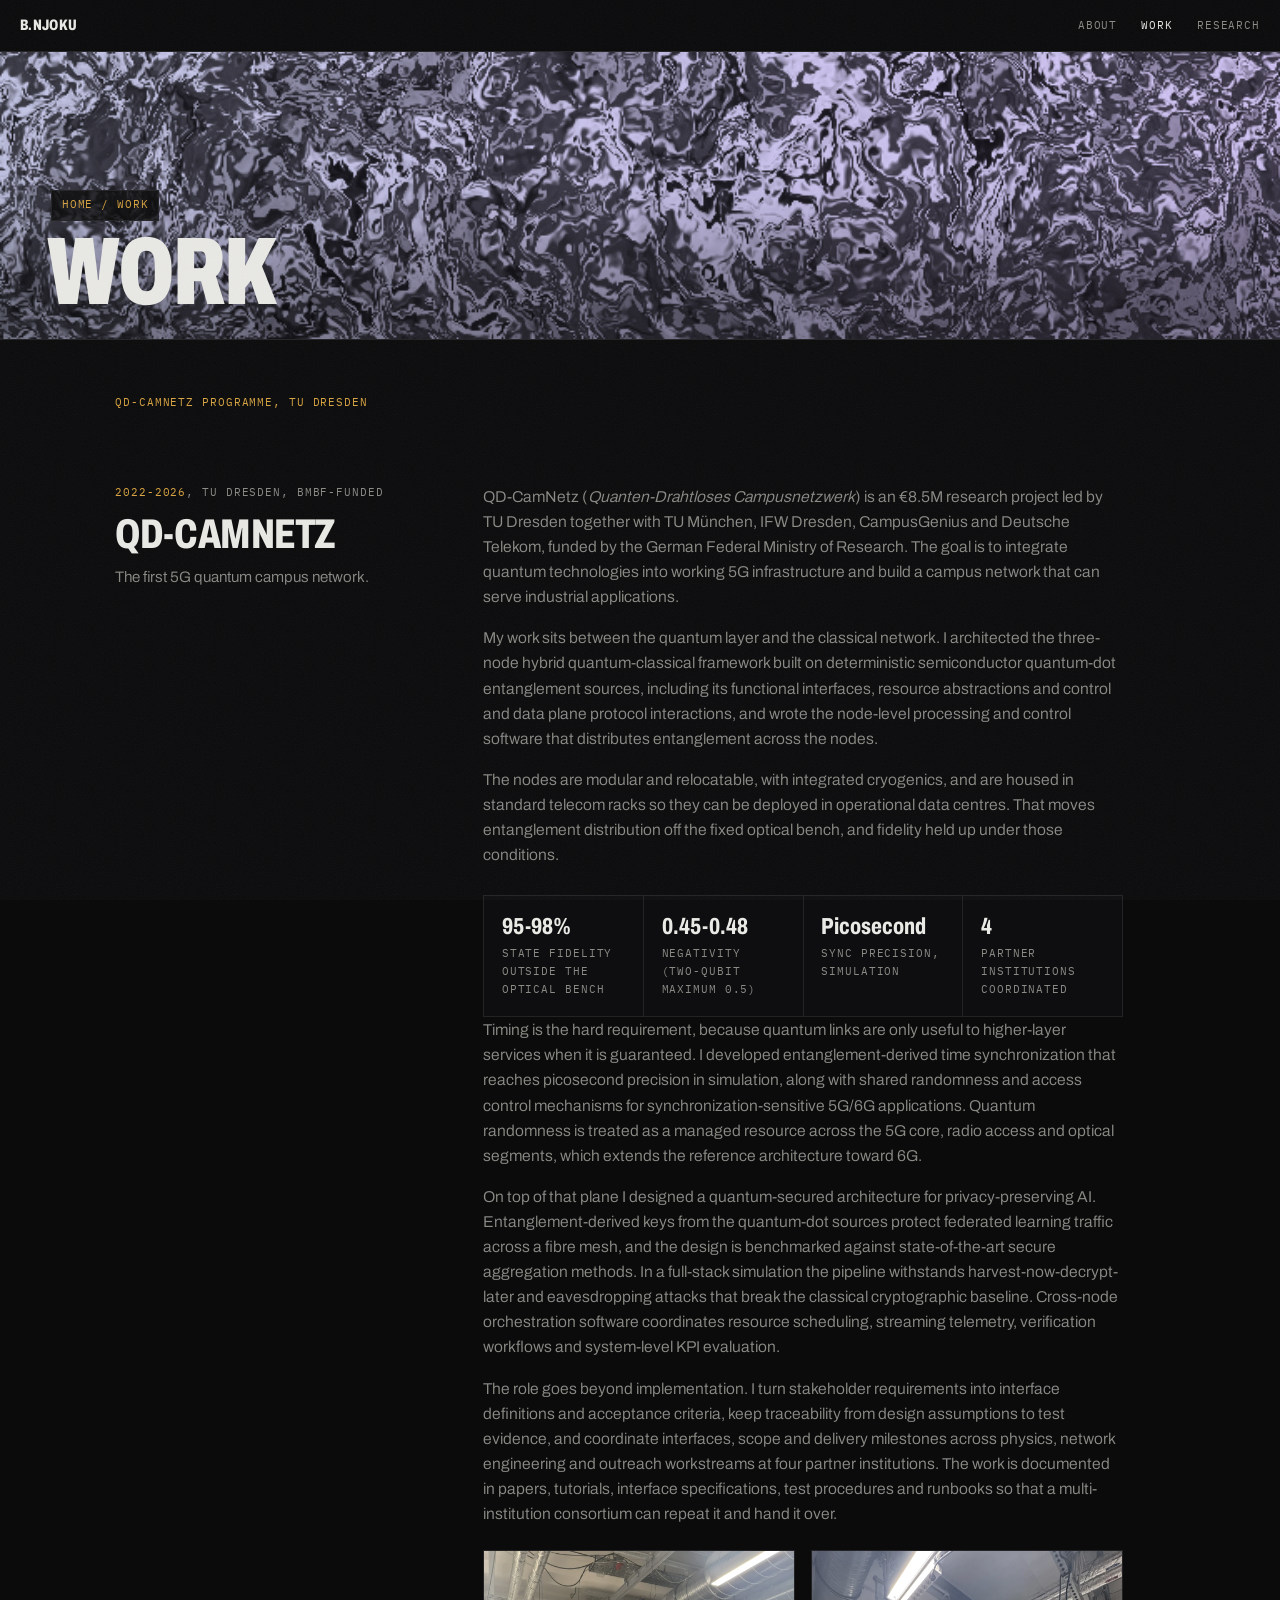
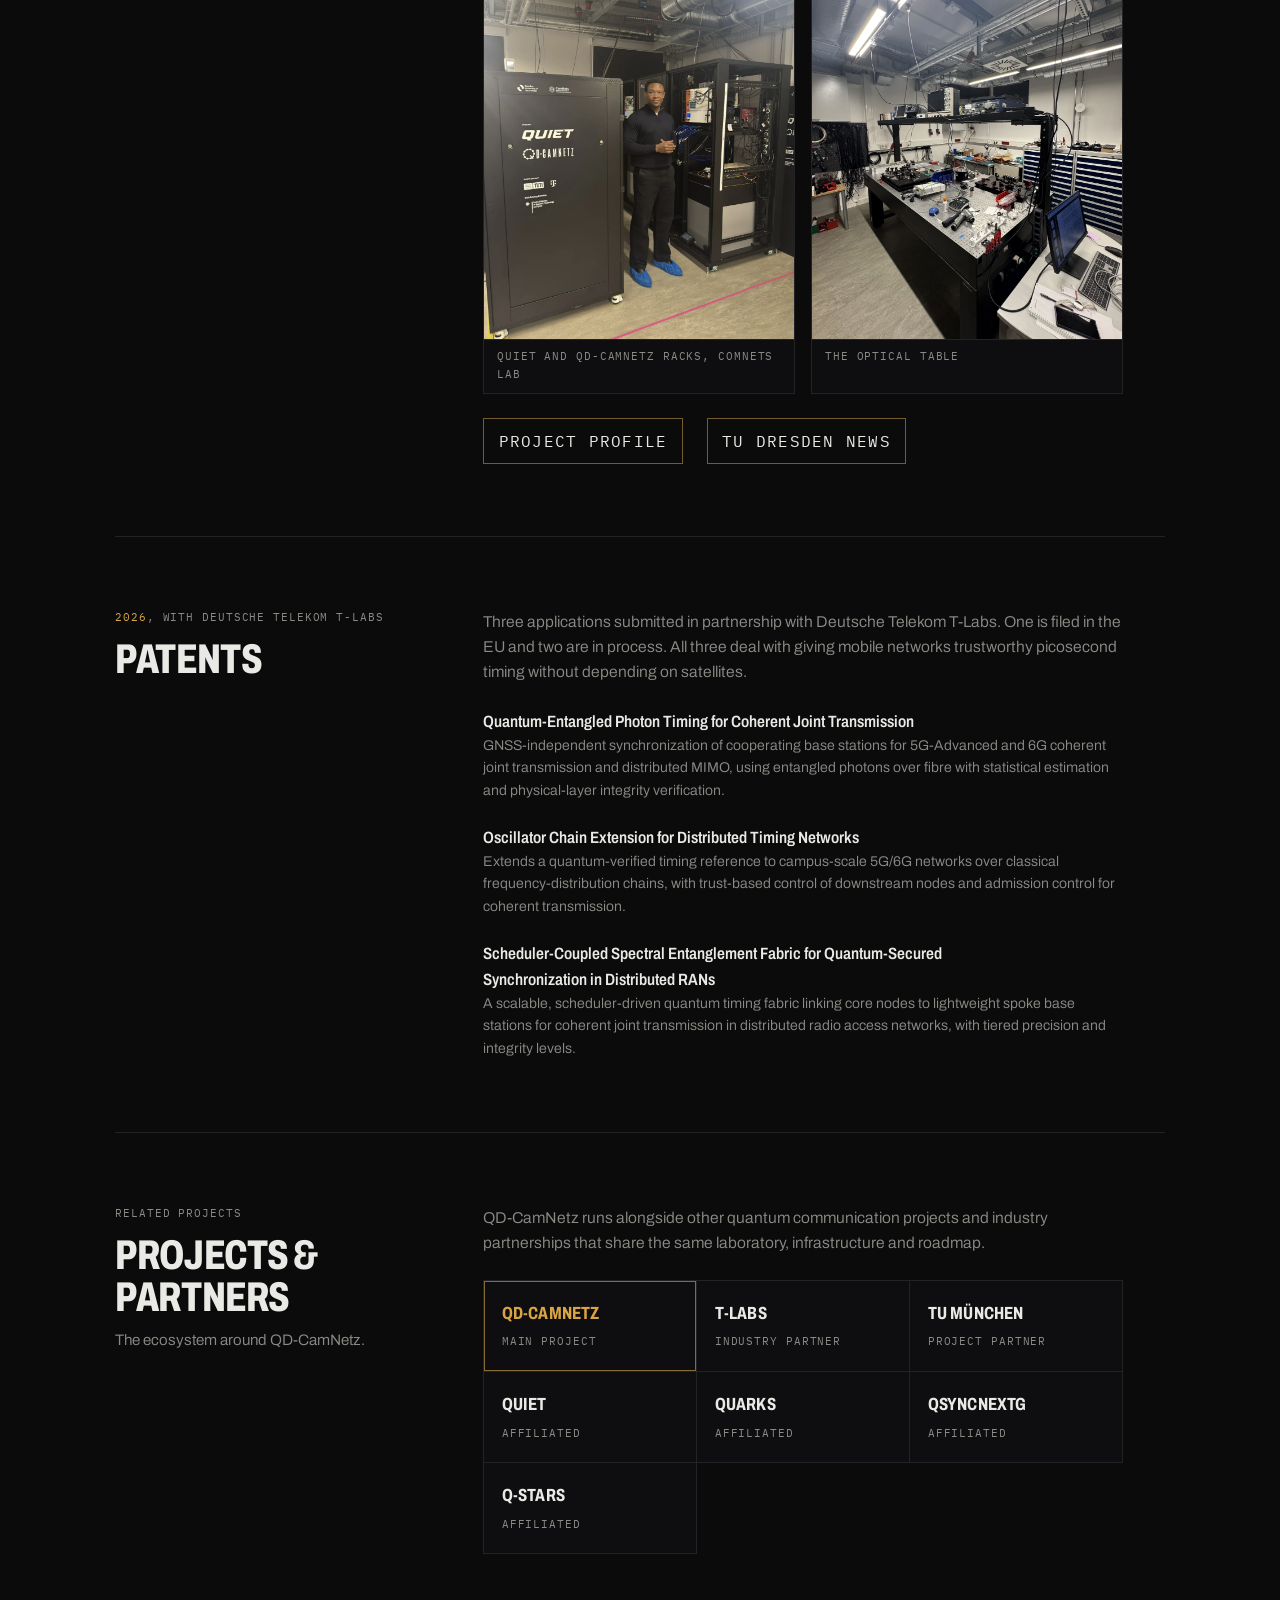
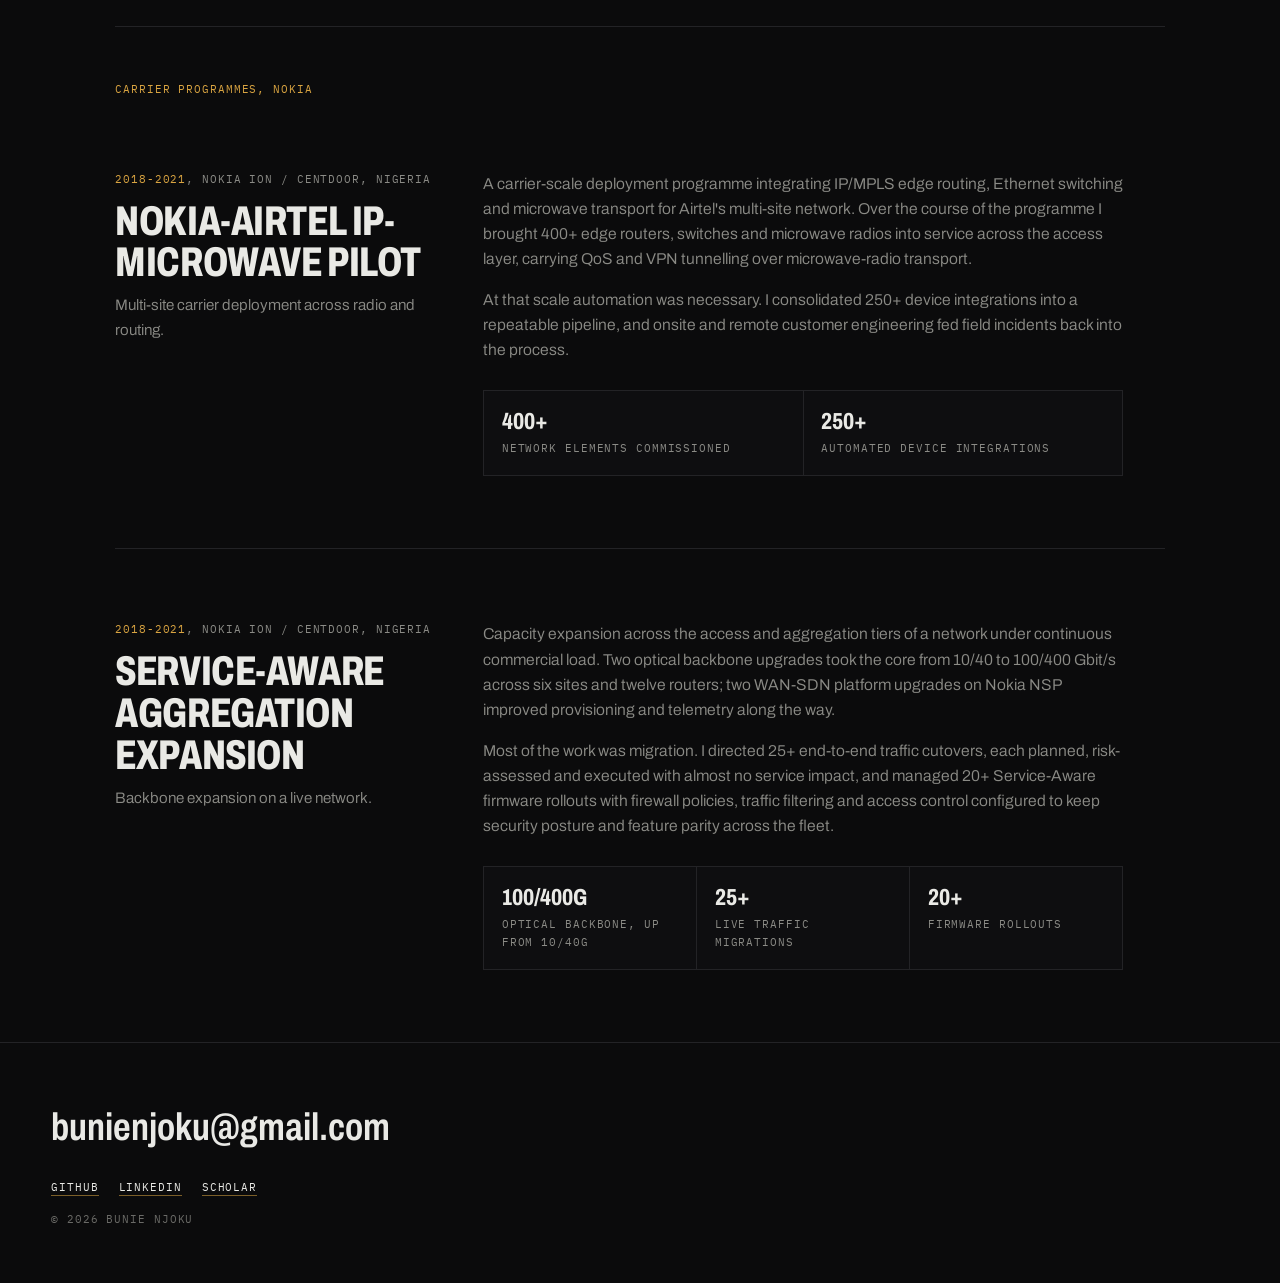
<file: work.html>
<!doctype html>
<html lang="en">
<head>
  <meta charset="utf-8">
  <meta name="viewport" content="width=device-width, initial-scale=1">
  <title>Work | Bunie Njoku</title>
  <meta name="description" content="Case studies: hybrid quantum-classical networking and privacy-preserving AI on QD-CamNetz at TU Dresden, and carrier deployment programmes delivered for Nokia.">
  <meta name="theme-color" content="#0b0b0c">
  <meta property="og:title" content="Work | Bunie Njoku">
  <meta property="og:description" content="Case studies: quantum-network engineering within QD-CamNetz, and carrier-scale Nokia deployment programmes.">
  <meta property="og:type" content="website">
  <meta property="og:image" content="https://bunienjoku.github.io/assets/img/presenting.jpg">
  <meta property="og:url" content="https://bunienjoku.github.io/work.html">
  <meta name="twitter:card" content="summary_large_image">
  <link rel="canonical" href="https://bunienjoku.github.io/work.html">
  <link rel="icon" type="image/svg+xml" href="assets/favicon.svg">
  <link rel="preload" href="assets/fonts/archivo-300-900-latin.woff2" as="font" type="font/woff2" crossorigin>
  <link rel="preload" href="assets/fonts/ibm-plex-mono-400-latin.woff2" as="font" type="font/woff2" crossorigin>
  <link rel="stylesheet" href="css/style.css">
</head>
<body>

  <a class="skip-link" href="#main">Skip to content</a>

  <header class="site-head">
    <a class="wordmark" href="index.html#top">B.NJOKU</a>
    <nav class="site-nav mono" aria-label="Main">
      <a href="index.html#about">About</a>
      <a href="work.html" aria-current="page">Work</a>
      <a href="index.html#research">Research</a>
    </nav>
  </header>

  <div class="banner">
    <canvas class="fluid" data-vignette="0.45" aria-hidden="true"></canvas>
    <div class="banner-inner">
      <p class="mono banner-crumb"><a class="crumb-link" href="index.html#work">Home</a> / Work</p>
      <h1 class="banner-title">Work</h1>
    </div>
  </div>

  <main class="page" id="main">

    <p class="case-group mono">QD-CamNetz programme, TU Dresden</p>

    <article class="case reveal" id="qd-camnetz">
      <header class="case-head">
        <p class="case-meta mono"><span class="mono-accent">2022-2026</span>, TU Dresden, BMBF-funded</p>
        <h2>QD-CamNetz</h2>
        <p class="case-sub">The first 5G quantum campus network.</p>
      </header>
      <div class="case-body">
        <p>
          QD-CamNetz (<em>Quanten-Drahtloses Campusnetzwerk</em>) is an €8.5M
          research project led by TU Dresden together with TU München, IFW Dresden,
          CampusGenius and Deutsche Telekom, funded by the German Federal Ministry
          of Research. The goal is to integrate quantum technologies into working 5G
          infrastructure and build a campus network that can serve
          industrial applications.
        </p>
        <p>
          My work sits between the quantum layer and the classical network.
          I architected the three-node hybrid quantum-classical framework
          built on deterministic semiconductor quantum-dot entanglement
          sources, including its functional interfaces, resource
          abstractions and control and data plane protocol interactions,
          and wrote the node-level processing and control software that
          distributes entanglement across the nodes.
        </p>
        <p>
          The nodes are modular and relocatable, with integrated cryogenics,
          and are housed in standard telecom racks so they can be deployed
          in operational data centres. That moves entanglement distribution
          off the fixed optical bench, and fidelity held up under those
          conditions.
        </p>
        <ul class="stats">
          <li>
            <span class="stat-num">95-98%</span>
            <span class="stat-label mono">State fidelity outside the optical bench</span>
          </li>
          <li>
            <span class="stat-num">0.45-0.48</span>
            <span class="stat-label mono">Negativity (two-qubit maximum 0.5)</span>
          </li>
          <li>
            <span class="stat-num">Picosecond</span>
            <span class="stat-label mono">Sync precision, simulation</span>
          </li>
          <li>
            <span class="stat-num">4</span>
            <span class="stat-label mono">Partner institutions coordinated</span>
          </li>
        </ul>
        <p>
          Timing is the hard requirement, because quantum links are only
          useful to higher-layer services when it is guaranteed. I developed
          entanglement-derived time synchronization that reaches picosecond
          precision in simulation, along with shared
          randomness and access control mechanisms for
          synchronization-sensitive 5G/6G applications. Quantum randomness
          is treated as a managed resource across the 5G core, radio access
          and optical segments, which extends the reference architecture
          toward 6G.
        </p>
        <p>
          On top of that plane I designed a quantum-secured architecture for
          privacy-preserving AI. Entanglement-derived keys from the
          quantum-dot sources protect federated learning traffic
          across a fibre mesh, and the design is benchmarked against
          state-of-the-art secure aggregation methods. In a full-stack
          simulation the pipeline withstands harvest-now-decrypt-later and
          eavesdropping attacks that break the classical cryptographic
          baseline. Cross-node orchestration software coordinates resource
          scheduling, streaming telemetry, verification workflows and
          system-level KPI evaluation.
        </p>
        <p>
          The role goes beyond implementation. I turn stakeholder
          requirements into interface definitions and acceptance criteria,
          keep traceability from design assumptions to test evidence, and
          coordinate interfaces, scope and delivery milestones across
          physics, network engineering and outreach workstreams at four
          partner institutions. The work is documented in papers, tutorials,
          interface specifications, test procedures and runbooks so that a
          multi-institution consortium can repeat it and hand it over.
        </p>
        <div class="photo-grid">
          <figure class="figure">
            <picture>
              <source srcset="assets/img/qdcamnetz-rack.webp" type="image/webp">
              <img src="assets/img/qdcamnetz-rack.jpg" alt="Bunie Njoku beside the QUIET and QD-CamNetz equipment racks in the ComNets lab" width="1200" height="1600" loading="lazy" decoding="async">
            </picture>
            <figcaption class="mono">QUIET and QD-CamNetz racks, ComNets lab</figcaption>
          </figure>
          <figure class="figure">
            <picture>
              <source srcset="assets/img/optical-table.webp" type="image/webp">
              <img src="assets/img/optical-table.jpg" alt="Optical table carrying the photonic setup in the quantum lab" width="1200" height="1600" loading="lazy" decoding="async">
            </picture>
            <figcaption class="mono">The optical table</figcaption>
          </figure>
        </div>
        <p class="case-links mono">
          <a href="https://www.forschung-it-sicherheit-kommunikationssysteme.de/projekte/qd-camnetz" target="_blank" rel="noopener">Project profile</a>
          <a href="https://tu-dresden.de/ing/informatik/die-fakultaet/news/quantentechnologien-fuer-die-kommunikationsnetze-der-zukunft" target="_blank" rel="noopener">TU Dresden news</a>
        </p>
      </div>
    </article>

    <article class="case reveal" id="patents">
      <header class="case-head">
        <p class="case-meta mono"><span class="mono-accent">2026</span>, with Deutsche Telekom T-Labs</p>
        <h2>Patents</h2>
      </header>
      <div class="case-body">
        <p class="entry-note">
          Three applications submitted in partnership with Deutsche Telekom
          T-Labs. One is filed in the EU and two are in process. All three
          deal with giving mobile networks trustworthy picosecond timing
          without depending on satellites.
        </p>
        <div class="entry">
          <h3>Quantum-Entangled Photon Timing for Coherent Joint Transmission</h3>
          <p>
            GNSS-independent synchronization of cooperating base
            stations for 5G-Advanced and 6G coherent joint transmission and distributed
            MIMO, using entangled photons over fibre with statistical estimation and
            physical-layer integrity verification.
          </p>
        </div>
        <div class="entry">
          <h3>Oscillator Chain Extension for Distributed Timing Networks</h3>
          <p>
            Extends a quantum-verified timing reference to campus-scale 5G/6G
            networks over classical frequency-distribution chains, with trust-based
            control of downstream nodes and admission control for coherent
            transmission.
          </p>
        </div>
        <div class="entry">
          <h3>Scheduler-Coupled Spectral Entanglement Fabric for Quantum-Secured Synchronization in Distributed RANs</h3>
          <p>
            A scalable, scheduler-driven quantum timing fabric linking core nodes to
            lightweight spoke base stations for coherent joint transmission in
            distributed radio access networks, with tiered precision and integrity
            levels.
          </p>
        </div>
      </div>
    </article>


    <section class="case reveal" id="network">
      <header class="case-head">
        <p class="case-meta mono">Related projects</p>
        <h2>Projects &amp; partners</h2>
        <p class="case-sub">The ecosystem around QD-CamNetz.</p>
      </header>
      <div class="case-body">
        <p>
          QD-CamNetz runs alongside other quantum communication projects and
          industry partnerships that share the same laboratory,
          infrastructure and roadmap.
        </p>
        <ul class="partners">
          <li class="partner-main"><a href="https://www.forschung-it-sicherheit-kommunikationssysteme.de/projekte/qd-camnetz" target="_blank" rel="noopener"><span class="partner-name">QD-CamNetz</span><span class="mono">Main project</span></a></li>
          <li><a href="https://laboratories.telekom.com/" target="_blank" rel="noopener"><span class="partner-name">T-Labs</span><span class="mono">Industry partner</span></a></li>
          <li><a href="https://www.tum.de/" target="_blank" rel="noopener"><span class="partner-name">TU M&uuml;nchen</span><span class="mono">Project partner</span></a></li>
          <li><a href="https://www.forschung-it-sicherheit-kommunikationssysteme.de/projekte/quiet" target="_blank" rel="noopener"><span class="partner-name">QUIET</span><span class="mono">Affiliated</span></a></li>
          <li><a href="https://www.forschung-it-sicherheit-kommunikationssysteme.de/projekte/quarks" target="_blank" rel="noopener"><span class="partner-name">QUARKS</span><span class="mono">Affiliated</span></a></li>
          <li><a href="https://www.bsi.bund.de/DE/Themen/Unternehmen-und-Organisationen/Informationen-und-Empfehlungen/5-G/KoPa45/Sicherheit-und-Resilienz-5G-6G/TSP4-QSyncNextG/TSP4-QSyncNextG_node.html" target="_blank" rel="noopener"><span class="partner-name">QsyncNextG</span><span class="mono">Affiliated</span></a></li>
          <li><a href="https://www.forschung-it-sicherheit-kommunikationssysteme.de/projekte/q-stars" target="_blank" rel="noopener"><span class="partner-name">Q-Stars</span><span class="mono">Affiliated</span></a></li>
        </ul>
      </div>
    </section>

    <p class="case-group mono">Carrier programmes, Nokia</p>

    <article class="case reveal" id="nokia-airtel">
      <header class="case-head">
        <p class="case-meta mono"><span class="mono-accent">2018-2021</span>, Nokia ION / Centdoor, Nigeria</p>
        <h2>Nokia-Airtel IP-Microwave Pilot</h2>
        <p class="case-sub">Multi-site carrier deployment across radio and routing.</p>
      </header>
      <div class="case-body">
        <p>
          A carrier-scale deployment programme integrating IP/MPLS edge routing,
          Ethernet switching and microwave transport for Airtel's multi-site
          network. Over the course of the programme I brought 400+ edge routers, switches and
          microwave radios into service across the access layer, carrying QoS and
          VPN tunnelling over microwave-radio transport.
        </p>
        <p>
          At that scale automation was necessary. I consolidated 250+ device
          integrations into a repeatable pipeline, and onsite and remote
          customer engineering fed field incidents back into the process.
        </p>
        <ul class="stats">
          <li>
            <span class="stat-num">400+</span>
            <span class="stat-label mono">Network elements commissioned</span>
          </li>
          <li>
            <span class="stat-num">250+</span>
            <span class="stat-label mono">Automated device integrations</span>
          </li>
        </ul>
      </div>
    </article>

    <article class="case reveal" id="nokia-aggregation">
      <header class="case-head">
        <p class="case-meta mono"><span class="mono-accent">2018-2021</span>, Nokia ION / Centdoor, Nigeria</p>
        <h2>Service-Aware Aggregation Expansion</h2>
        <p class="case-sub">Backbone expansion on a live network.</p>
      </header>
      <div class="case-body">
        <p>
          Capacity expansion across the access and aggregation tiers of a network
          under continuous commercial load. Two optical backbone upgrades took
          the core from 10/40 to 100/400&nbsp;Gbit/s across six sites and twelve routers; two WAN-SDN
          platform upgrades on Nokia NSP improved provisioning and telemetry along
          the way.
        </p>
        <p>
          Most of the work was migration. I directed 25+ end-to-end traffic
          cutovers, each planned, risk-assessed and executed with almost no
          service impact, and managed 20+ Service-Aware firmware rollouts
          with firewall policies, traffic filtering and access control
          configured to keep security posture and feature parity across the
          fleet.
        </p>
        <ul class="stats">
          <li>
            <span class="stat-num">100/400G</span>
            <span class="stat-label mono">Optical backbone, up from 10/40G</span>
          </li>
          <li>
            <span class="stat-num">25+</span>
            <span class="stat-label mono">Live traffic migrations</span>
          </li>
          <li>
            <span class="stat-num">20+</span>
            <span class="stat-label mono">Firmware rollouts</span>
          </li>
        </ul>
      </div>
    </article>


  </main>

  <footer class="site-foot">
    <div class="foot-contact">
      <a class="foot-mail" href="mailto:bunienjoku@gmail.com">bunienjoku@gmail.com</a>
      <ul class="id-links mono">
        <li><a href="https://github.com/BunieNjoku" target="_blank" rel="noopener">GitHub</a></li>
        <li><a href="https://www.linkedin.com/in/bunie-njoku/" target="_blank" rel="noopener">LinkedIn</a></li>
        <li><a href="https://scholar.google.de/citations?user=Kad4-u8AAAAJ" target="_blank" rel="noopener">Scholar</a></li>
      </ul>
      <p class="id-meta mono">© 2026 Bunie Njoku</p>
    </div>
  </footer>

  <script src="js/fluid.js"></script>
  <script src="js/main.js"></script>
</body>
</html>
</file>
<file: css/style.css>
/* ---------- self-hosted webfonts ---------- */

@font-face {
  font-family: 'Archivo';
  font-style: normal;
  font-weight: 300 900;
  font-stretch: 62% 125%;
  font-display: swap;
  src: url('../assets/fonts/archivo-300-900-latin-ext.woff2') format('woff2');
  unicode-range: U+0100-02BA, U+02BD-02C5, U+02C7-02CC, U+02CE-02D7, U+02DD-02FF, U+0304, U+0308, U+0329, U+1D00-1DBF, U+1E00-1E9F, U+1EF2-1EFF, U+2020, U+20A0-20AB, U+20AD-20C0, U+2113, U+2C60-2C7F, U+A720-A7FF;
}

@font-face {
  font-family: 'Archivo';
  font-style: normal;
  font-weight: 300 900;
  font-stretch: 62% 125%;
  font-display: swap;
  src: url('../assets/fonts/archivo-300-900-latin.woff2') format('woff2');
  unicode-range: U+0000-00FF, U+0131, U+0152-0153, U+02BB-02BC, U+02C6, U+02DA, U+02DC, U+0304, U+0308, U+0329, U+2000-206F, U+20AC, U+2122, U+2191, U+2193, U+2212, U+2215, U+FEFF, U+FFFD;
}

@font-face {
  font-family: 'IBM Plex Mono';
  font-style: normal;
  font-weight: 400;
  font-display: swap;
  src: url('../assets/fonts/ibm-plex-mono-400-latin-ext.woff2') format('woff2');
  unicode-range: U+0100-02BA, U+02BD-02C5, U+02C7-02CC, U+02CE-02D7, U+02DD-02FF, U+0304, U+0308, U+0329, U+1D00-1DBF, U+1E00-1E9F, U+1EF2-1EFF, U+2020, U+20A0-20AB, U+20AD-20C0, U+2113, U+2C60-2C7F, U+A720-A7FF;
}

@font-face {
  font-family: 'IBM Plex Mono';
  font-style: normal;
  font-weight: 400;
  font-display: swap;
  src: url('../assets/fonts/ibm-plex-mono-400-latin.woff2') format('woff2');
  unicode-range: U+0000-00FF, U+0131, U+0152-0153, U+02BB-02BC, U+02C6, U+02DA, U+02DC, U+0304, U+0308, U+0329, U+2000-206F, U+20AC, U+2122, U+2191, U+2193, U+2212, U+2215, U+FEFF, U+FFFD;
}

@font-face {
  font-family: 'IBM Plex Mono';
  font-style: normal;
  font-weight: 500;
  font-display: swap;
  src: url('../assets/fonts/ibm-plex-mono-500-latin-ext.woff2') format('woff2');
  unicode-range: U+0100-02BA, U+02BD-02C5, U+02C7-02CC, U+02CE-02D7, U+02DD-02FF, U+0304, U+0308, U+0329, U+1D00-1DBF, U+1E00-1E9F, U+1EF2-1EFF, U+2020, U+20A0-20AB, U+20AD-20C0, U+2113, U+2C60-2C7F, U+A720-A7FF;
}

@font-face {
  font-family: 'IBM Plex Mono';
  font-style: normal;
  font-weight: 500;
  font-display: swap;
  src: url('../assets/fonts/ibm-plex-mono-500-latin.woff2') format('woff2');
  unicode-range: U+0000-00FF, U+0131, U+0152-0153, U+02BB-02BC, U+02C6, U+02DA, U+02DC, U+0304, U+0308, U+0329, U+2000-206F, U+20AC, U+2122, U+2191, U+2193, U+2212, U+2215, U+FEFF, U+FFFD;
}

:root {
  --bg: #0b0b0c;
  --bg-cell: #0e0e10;
  --ink: #e9e9e5;
  --ink-dim: #8b8b86;
  --line: #232326;
  --accent: #d9a441;
  --font-sans: "Archivo", system-ui, -apple-system, sans-serif;
  --font-mono: "IBM Plex Mono", ui-monospace, "SF Mono", monospace;
  --head-h: 3.25rem;
  --pad-x: clamp(1.25rem, 4vw, 4rem);
}

* { box-sizing: border-box; margin: 0; padding: 0; }

html {
  scroll-behavior: smooth;
  scroll-padding-top: calc(3.25rem + 1px);
}

body {
  background: var(--bg);
  color: var(--ink);
  font-family: var(--font-sans);
  font-weight: 350;
  line-height: 1.6;
  -webkit-font-smoothing: antialiased;
}

/* film-grain wash over everything */
body::after {
  content: "";
  position: fixed;
  inset: 0;
  pointer-events: none;
  z-index: 50;
  opacity: 0.05;
  background-image: url("data:image/svg+xml,%3Csvg xmlns='http://www.w3.org/2000/svg' width='160' height='160'%3E%3Cfilter id='n'%3E%3CfeTurbulence type='fractalNoise' baseFrequency='0.9' numOctaves='2'/%3E%3C/filter%3E%3Crect width='100%25' height='100%25' filter='url(%23n)'/%3E%3C/svg%3E");
}

.mono {
  font-family: var(--font-mono);
  font-size: 0.7rem;
  letter-spacing: 0.08em;
  text-transform: uppercase;
  color: var(--ink-dim);
}

.mono-accent { color: var(--accent); }

a { color: inherit; text-decoration: none; }

::selection { background: var(--accent); color: #0b0b0c; }

/* ---------- header ---------- */

.site-head {
  height: var(--head-h);
  display: flex;
  align-items: center;
  justify-content: space-between;
  gap: 2rem;
  padding: 0 1.25rem;
  border-bottom: 1px solid var(--line);
  position: sticky;
  top: 0;
  z-index: 40;
  background: color-mix(in srgb, var(--bg) 85%, transparent);
  backdrop-filter: blur(12px);
}

.wordmark {
  font-weight: 800;
  font-stretch: 72%;
  font-size: 0.95rem;
  letter-spacing: 0.02em;
}

.site-nav { display: flex; gap: 1.5rem; }

.site-nav a { transition: color 160ms ease; }
.site-nav a:hover { color: var(--accent); }
.site-nav a[aria-current="page"] { color: var(--ink); }

/* ---------- shader canvas (identity panel + page banners) ---------- */

canvas.fluid {
  position: absolute;
  inset: 0;
  width: 100%;
  height: 100%;
  display: block;
}

.no-gl canvas.fluid {
  background:
    radial-gradient(120% 90% at 20% 10%, #3b3b8f 0%, transparent 55%),
    radial-gradient(100% 80% at 85% 80%, #7a3bd6 0%, transparent 50%),
    var(--bg);
}

/* ---------- hero: identity panel + section index ---------- */

.hero {
  display: grid;
  grid-template-columns: minmax(21rem, 1.7fr) 2fr;
  min-height: calc(100svh - var(--head-h));
  border-bottom: 1px solid var(--line);
}

.identity {
  position: relative;
  overflow: hidden;
  display: flex;
  flex-direction: column;
  justify-content: flex-end;
  border-right: 1px solid var(--line);
  min-height: 24rem;
}

.identity-grid {
  position: absolute;
  inset: 0;
  pointer-events: none;
  background-image:
    linear-gradient(to right, var(--line) 1px, transparent 1px),
    linear-gradient(to bottom, var(--line) 1px, transparent 1px);
  background-size: 6rem 6rem;
  opacity: 0.3;
  mask-image: radial-gradient(90% 80% at 50% 35%, transparent 25%, black 100%);
}

.identity-inner {
  position: relative;
  z-index: 2;
  padding: 0 clamp(1.25rem, 2.5vw, 2.5rem);
}

.name {
  font-size: clamp(3.4rem, 7.5vw, 6.5rem);
  font-weight: 850;
  font-stretch: 68%;
  line-height: 0.88;
  letter-spacing: -0.015em;
  text-transform: uppercase;
  margin-left: -0.04em;
}

.tagline {
  margin-top: 1rem;
  color: var(--ink-dim);
  font-size: 0.95rem;
  max-width: 24rem;
}

.identity-foot {
  position: relative;
  z-index: 2;
  padding: 1.5rem clamp(1.25rem, 2.5vw, 2.5rem) 1.25rem;
}

.id-links {
  list-style: none;
  display: flex;
  flex-wrap: wrap;
  gap: 0.4rem 1.25rem;
  margin-bottom: 0.9rem;
}

.id-links a { color: var(--ink); transition: color 160ms ease; }
.id-links a:hover { color: var(--accent); }

.id-meta { opacity: 0.75; }

.panels {
  display: flex;
  flex-direction: column;
}

.cell {
  padding: clamp(1.5rem, 4vh, 3rem) clamp(1.5rem, 3vw, 3rem);
  border-bottom: 1px solid var(--line);
  flex: 1 0 auto;
}

.cell:last-child { border-bottom: 0; }

.cell-label { margin-bottom: 1rem; }

.lede {
  font-size: clamp(1.15rem, 1.8vw, 1.6rem);
  font-weight: 400;
  line-height: 1.35;
  max-width: 34rem;
}

.cell-note {
  color: var(--ink-dim);
  font-size: 0.95rem;
  max-width: 32rem;
}

.cell-more {
  display: inline-block;
  margin-top: 1rem;
  color: var(--ink);
  transition: color 160ms ease;
}

.cell-more:hover { color: var(--accent); }

/* selected-work rows on the home page */

.row {
  display: grid;
  grid-template-columns: minmax(0, 14rem) minmax(0, 1fr);
  align-items: baseline;
  gap: 1.25rem;
  padding: 0.8rem 0;
  border-bottom: 1px solid var(--line);
  transition: padding-left 180ms ease;
}

.row:first-of-type { border-top: 1px solid var(--line); }

.row:hover { padding-left: 0.5rem; }
.row:hover .row-name { color: var(--accent); }

.row-name {
  font-weight: 600;
  font-stretch: 82%;
  font-size: 1rem;
  transition: color 160ms ease;
}

.row-desc { color: var(--ink-dim); font-size: 0.85rem; }

/* ---------- subpages: banner ---------- */

.banner {
  position: relative;
  height: clamp(13rem, 32vh, 19rem);
  overflow: hidden;
  display: flex;
  align-items: flex-end;
  border-bottom: 1px solid var(--line);
}

.banner-inner {
  position: relative;
  z-index: 2;
  padding: 0 var(--pad-x) 1.5rem;
}

.banner-crumb {
  display: inline-block;
  color: var(--accent);
  margin-bottom: 0.5rem;
  padding: 0.35rem 0.6rem;
  background: rgba(11, 11, 12, 0.82);
  border: 1px solid var(--line);
}

.crumb-link { transition: color 160ms ease; }
.crumb-link:hover { color: var(--ink); }

.banner-title {
  font-size: clamp(3rem, 9vw, 6rem);
  font-weight: 850;
  font-stretch: 68%;
  line-height: 0.9;
  text-transform: uppercase;
  letter-spacing: -0.015em;
  margin-left: -0.04em;
}

.banner-section {
  height: clamp(10rem, 24vh, 14rem);
}




/* main page: chapter teasers */

.teaser {
  display: grid;
  grid-template-columns: minmax(0, 1fr) minmax(15rem, 22rem);
  gap: 3rem;
  align-items: start;
  padding: clamp(2.5rem, 7vh, 4.5rem) 0;
}

.teaser-text .lede { margin-bottom: 1.5rem; }

.teaser-text .entry h3 { font-size: 0.95rem; }

.teaser-note {
  color: var(--ink-dim);
  font-size: 0.95rem;
  max-width: 36rem;
}


.teaser-figure.portrait { max-width: 12rem; justify-self: end; }




.strip-label { margin-bottom: 1rem; }

.chapter .partners { margin-bottom: clamp(2.5rem, 7vh, 4.5rem); }

/* ---------- subpages: content ---------- */

.page {
  max-width: 72rem;
  margin: 0 auto;
  padding: 0 var(--pad-x);
}

.case {
  padding: clamp(3rem, 8vh, 5rem) 0;
  border-bottom: 1px solid var(--line);
  display: grid;
  grid-template-columns: minmax(0, 20rem) minmax(0, 1fr);
  gap: 2rem 3rem;
}

.case:last-child { border-bottom: 0; }

.case-head { position: sticky; top: calc(var(--head-h) + 1.5rem); align-self: start; }

.case-meta { margin-bottom: 0.75rem; }

.case-head h2 {
  font-size: clamp(1.7rem, 3.5vw, 2.6rem);
  font-weight: 780;
  font-stretch: 72%;
  text-transform: uppercase;
  line-height: 1;
  letter-spacing: -0.01em;
}

.case-sub {
  margin-top: 0.6rem;
  color: var(--ink-dim);
  font-size: 0.95rem;
}

.case-body { max-width: 40rem; }

.case-body p + p { margin-top: 1rem; }

.case-body p {
  color: var(--ink-dim);
  font-size: 0.98rem;
}

.case-body .lede { color: var(--ink); margin-bottom: 1rem; }

.case-body-solo { grid-column: 1 / -1; max-width: 44rem; }

.case-body-solo p {
  color: var(--ink-dim);
  font-size: 0.98rem;
}

.case-body-solo p + p { margin-top: 1rem; }

.case-body-solo .lede {
  color: var(--ink);
  font-size: clamp(1.15rem, 1.8vw, 1.6rem);
  margin-bottom: 1rem;
}

.inline-link {
  color: var(--ink);
  border-bottom: 1px solid var(--accent);
  transition: color 160ms ease;
}

.inline-link:hover { color: var(--accent); }

.case-links {
  margin-top: 1.5rem;
  display: flex;
  flex-wrap: wrap;
  gap: 1.5rem;
}

.case-links a {
  color: var(--ink);
  padding: 0.6rem 0.9rem;
  border: 1px solid var(--line);
  transition: border-color 160ms ease, color 160ms ease;
}

.case-links a:hover { border-color: var(--accent); color: var(--accent); }

/* figures */

.figure {
  border: 1px solid var(--line);
  background: var(--bg-cell);
  margin: 0;
}

.figure img {
  width: 100%;
  height: auto;
  display: block;
  filter: grayscale(0.15) contrast(1.03);
  transition: filter 350ms ease;
}

.figure:hover img { filter: none; }

.figure figcaption {
  padding: 0.55rem 0.8rem;
  border-top: 1px solid var(--line);
}


.photo-grid {
  display: grid;
  grid-template-columns: 1fr 1fr;
  gap: 1rem;
  margin-top: 1.5rem;
}

.photo-grid img {
  aspect-ratio: 4 / 5;
  object-fit: cover;
}

/* about: portrait beside the bio */

.about-intro {
  display: grid;
  grid-template-columns: minmax(0, 1fr) minmax(10rem, 11rem);
  gap: 3rem;
  align-items: start;
}

/* lab gallery */

.case-body-wide { max-width: none; }

.gallery {
  display: grid;
  grid-template-columns: repeat(3, 1fr);
  gap: 1rem;
}

.gallery img {
  aspect-ratio: 4 / 3;
  object-fit: cover;
  object-position: center 30%;
}

/* projects & partners */

.partners {
  list-style: none;
  margin-top: 1.5rem;
  display: grid;
  grid-template-columns: repeat(auto-fit, minmax(10rem, 1fr));
  border-top: 1px solid var(--line);
  border-left: 1px solid var(--line);
}

.partners li {
  background: var(--bg-cell);
  border-right: 1px solid var(--line);
  border-bottom: 1px solid var(--line);
  padding: 1.2rem 1.1rem;
  display: flex;
  flex-direction: column;
  gap: 0.35rem;
  transition: background 200ms ease;
}

.partners li:hover { background: #16161a; }

.partner-name {
  font-weight: 720;
  font-stretch: 74%;
  font-size: 1.1rem;
  text-transform: uppercase;
  letter-spacing: 0.01em;
}

/* entries (education / publications) */

.entry { margin-bottom: 1.4rem; }
.entry:last-of-type { margin-bottom: 0; }

.entry-when {
  display: block;
  color: var(--accent);
  margin-bottom: 0.2rem;
}

.entry h3 {
  font-size: 1.02rem;
  font-weight: 600;
  font-stretch: 82%;
  max-width: 34rem;
}

.entry p { color: var(--ink-dim); font-size: 0.88rem; }






/* scroll reveal */

.reveal {
  opacity: 0;
  transform: translateY(20px);
  transition: opacity 650ms ease, transform 650ms ease;
}

.reveal.is-visible { opacity: 1; transform: none; }

/* home cells animate in on load */

.hero .cell {
  opacity: 0;
  transform: translateY(14px);
  animation: cell-in 600ms ease forwards;
}

.hero .cell:nth-child(2) { animation-delay: 120ms; }
.hero .cell:nth-child(3) { animation-delay: 240ms; }

@keyframes cell-in {
  to { opacity: 1; transform: none; }
}

/* ---------- footer ---------- */

.site-foot {
  border-top: 1px solid var(--line);
}

.foot-contact {
  padding: clamp(2rem, 6vh, 3.5rem) var(--pad-x);
}

.foot-mail {
  display: inline-block;
  font-size: clamp(1.4rem, 3.5vw, 2.4rem);
  font-weight: 650;
  font-stretch: 75%;
  margin-bottom: 1.25rem;
  transition: color 160ms ease;
}

.foot-mail:hover { color: var(--accent); }




/* ---------- narrow screens ---------- */

@media (max-width: 980px) {
  .hero { grid-template-columns: 1fr; }

  .identity {
    min-height: 72svh;
    border-right: 0;
    border-bottom: 1px solid var(--line);
  }

  .case { grid-template-columns: 1fr; gap: 1.25rem; }

  .case-head { position: static; }

  .about-intro { grid-template-columns: 1fr; }
  .about-intro .portrait { max-width: 11rem; }

  .teaser { grid-template-columns: 1fr; gap: 2rem; }
  .teaser-figure.portrait { justify-self: start; }
}

@media (max-width: 560px) {
  .row { grid-template-columns: 1fr; }

  .photo-grid { grid-template-columns: 1fr; }
  .gallery { grid-template-columns: 1fr 1fr; }
}

@media (prefers-reduced-motion: reduce) {
  html { scroll-behavior: auto; }
  .hero .cell { animation: none; opacity: 1; transform: none; }
  .reveal { opacity: 1; transform: none; transition: none; }
}

/* ---------- skip link & focus ---------- */

.skip-link {
  position: absolute;
  left: -9999px;
  top: 0;
  z-index: 100;
  padding: 0.6rem 0.9rem;
  background: var(--accent);
  color: #0b0b0c;
  font-family: var(--font-mono);
  font-size: 0.7rem;
  letter-spacing: 0.08em;
  text-transform: uppercase;
}

.skip-link:focus { left: 0; }

:focus-visible {
  outline: 2px solid var(--accent);
  outline-offset: 3px;
}

/* ---------- measured results ---------- */

.stats {
  list-style: none;
  display: grid;
  grid-template-columns: repeat(auto-fit, minmax(9.5rem, 1fr));
  border-top: 1px solid var(--line);
  border-left: 1px solid var(--line);
  margin-top: 1.75rem;
}

.stats li {
  background: var(--bg-cell);
  border-right: 1px solid var(--line);
  border-bottom: 1px solid var(--line);
  padding: 1.1rem;
}

.stat-num {
  display: block;
  font-size: 1.45rem;
  font-weight: 760;
  font-stretch: 74%;
  line-height: 1.1;
  color: var(--ink);
}

.stat-label { display: block; margin-top: 0.35rem; }

/* ---------- skills matrix ---------- */

.skills {
  list-style: none;
  display: grid;
  grid-template-columns: repeat(auto-fit, minmax(15rem, 1fr));
  border-top: 1px solid var(--line);
  border-left: 1px solid var(--line);
  margin-top: 1.75rem;
}

.skills li {
  background: var(--bg-cell);
  border-right: 1px solid var(--line);
  border-bottom: 1px solid var(--line);
  padding: 1.15rem 1.1rem;
}

.skills h3 {
  font-family: var(--font-mono);
  font-size: 0.7rem;
  letter-spacing: 0.08em;
  text-transform: uppercase;
  color: var(--accent);
  font-weight: 500;
  margin-bottom: 0.5rem;
}

.skills p { color: var(--ink-dim); font-size: 0.88rem; }

/* ---------- tag lists (certifications) ---------- */

.tags {
  list-style: none;
  display: flex;
  flex-wrap: wrap;
  gap: 0.6rem;
  margin-top: 1.5rem;
}

.tags li {
  border: 1px solid var(--line);
  background: var(--bg-cell);
  padding: 0.5rem 0.8rem;
  color: var(--ink-dim);
  font-size: 0.85rem;
}

.entry-note { color: var(--ink-dim); font-size: 0.98rem; margin-bottom: 1.5rem; }

@media (max-width: 560px) {
  .stats { grid-template-columns: 1fr 1fr; }
}

/* ---------- print ---------- */

@media print {
  .site-head,
  .site-foot,
  .banner,
  .skip-link,
  canvas.fluid,
  body::after { display: none !important; }

  body { background: #fff; color: #111; }

  .reveal { opacity: 1; transform: none; }

  .case {
    display: block;
    border-bottom: 1px solid #ccc;
    padding: 1rem 0;
    break-inside: avoid;
  }

  .case-body,
  .case-body p,
  .case-body-solo p,
  .skills p,
  .entry p,
  .mono { color: #333; }

  .mono-accent, .skills h3, .entry-when { color: #111; }

  .skills, .stats, .partners, .tags li { border-color: #ccc; background: #fff; }
  .skills li, .stats li, .partners li { background: #fff; border-color: #ccc; }

  a { color: #111; }
}

.tags-label { margin-top: 1.75rem; font-weight: 500; }
.tags-label + .tags { margin-top: 0.75rem; }

.figure picture { display: block; }

/* ---------- interactive affordances ---------- */

.cell-more {
  padding: 0.55rem 0.85rem;
  border: 1px solid color-mix(in srgb, var(--accent) 45%, var(--line));
}

.case-links a {
  border-color: color-mix(in srgb, var(--accent) 45%, var(--line));
}

.cell-more:hover,
.case-links a:hover {
  background: color-mix(in srgb, var(--accent) 10%, transparent);
}

.row-name {
  border-bottom: 1px solid color-mix(in srgb, var(--accent) 50%, transparent);
  padding-bottom: 2px;
}

.row:hover { background: color-mix(in srgb, var(--accent) 6%, transparent); }

.id-links a {
  border-bottom: 1px solid color-mix(in srgb, var(--accent) 55%, transparent);
  padding-bottom: 1px;
}

/* group labels above row lists */

.row-group { margin: 1.75rem 0 0.6rem; }

/* linked partner tiles */

.partners a {
  display: flex;
  flex-direction: column;
  gap: 0.35rem;
  color: inherit;
}

.partners li:hover .partner-name { color: var(--accent); }

/* group dividers between cases on the work page */

.case-group {
  padding-top: clamp(2.5rem, 6vh, 4rem);
  color: var(--accent);
}

.partners li.partner-main { box-shadow: inset 0 0 0 1px color-mix(in srgb, var(--accent) 55%, var(--line)); }
.partners li.partner-main .partner-name { color: var(--accent); }
</file>
